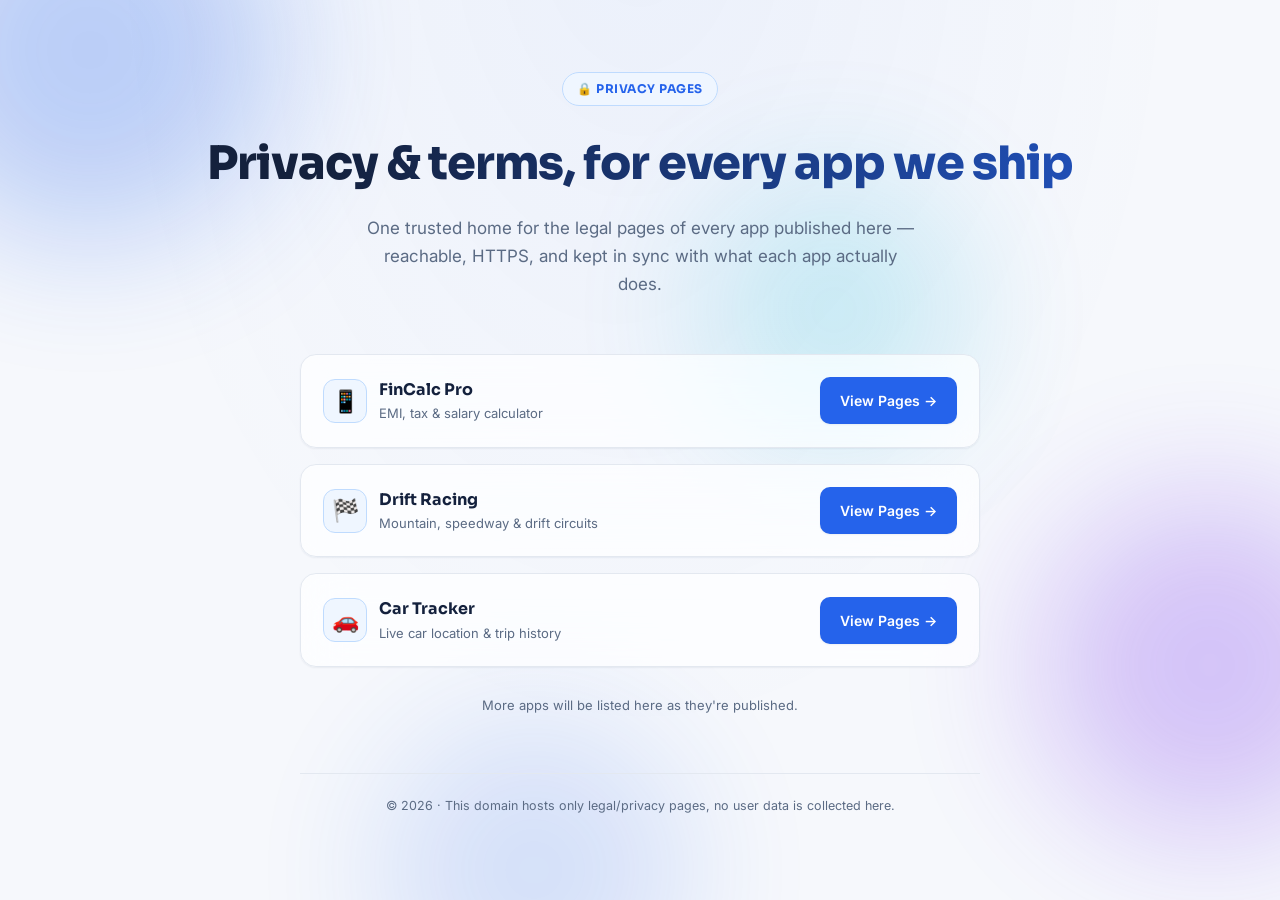
<file: index.html>
<!DOCTYPE html>
<html lang="en">
<head>
<meta charset="UTF-8">
<meta name="viewport" content="width=device-width, initial-scale=1.0">
<title>Privacy Pages</title>
<meta name="description" content="Privacy policies and terms of service for apps published here.">
<link rel="icon" href="data:image/svg+xml,<svg xmlns=%22http://www.w3.org/2000/svg%22 viewBox=%220 0 100 100%22><text y=%22.9em%22 font-size=%2290%22>🔒</text></svg>">
<link rel="preconnect" href="https://fonts.googleapis.com">
<link rel="preconnect" href="https://fonts.gstatic.com" crossorigin>
<link href="https://fonts.googleapis.com/css2?family=Inter:wght@400;500;600;700;800&family=Sora:wght@600;700;800&display=swap" rel="stylesheet">
<link rel="stylesheet" href="./assets/site.css">
</head>
<body>
  <div class="page-bg"><span class="orb orb-a"></span><span class="orb orb-b"></span><span class="orb orb-c"></span><span class="orb orb-d"></span></div>
  <div class="progress-bar"></div>

  <header class="hero">
    <span class="badge">🔒 Privacy Pages</span>
    <h1 class="gradient-text">Privacy &amp; terms, for every app we ship</h1>
    <p class="lede">One trusted home for the legal pages of every app published here — reachable, HTTPS, and kept in sync with what each app actually does.</p>
  </header>

  <main class="wrap wrap-narrow">
    <div class="grid reveal">
      <div class="card hoverable app-card">
        <div class="app-id">
          <span class="app-icon">📱</span>
          <div>
            <div class="app-name">FinCalc Pro</div>
            <div class="app-sub">EMI, tax &amp; salary calculator</div>
          </div>
        </div>
        <a class="btn" href="./fincalcpro/">View Pages →</a>
      </div>
      <div class="card hoverable app-card">
        <div class="app-id">
          <span class="app-icon">🏁</span>
          <div>
            <div class="app-name">Drift Racing</div>
            <div class="app-sub">Mountain, speedway &amp; drift circuits</div>
          </div>
        </div>
        <a class="btn" href="./driftracing/">View Pages →</a>
      </div>
      <div class="card hoverable app-card">
        <div class="app-id">
          <span class="app-icon">🚗</span>
          <div>
            <div class="app-name">Car Tracker</div>
            <div class="app-sub">Live car location &amp; trip history</div>
          </div>
        </div>
        <a class="btn" href="./cartracker/">View Pages →</a>
      </div>
    </div>

    <p class="reveal" style="color:var(--text-dim); font-size:13px; margin-top:28px; text-align:center;">
      More apps will be listed here as they're published.
    </p>

    <footer class="site-footer" style="justify-content:center;">
      <span>© 2026 · This domain hosts only legal/privacy pages, no user data is collected here.</span>
    </footer>
  </main>

  <button class="to-top" aria-label="Back to top">↑</button>
  <script src="./assets/site.js"></script>
</body>
</html>
</file>
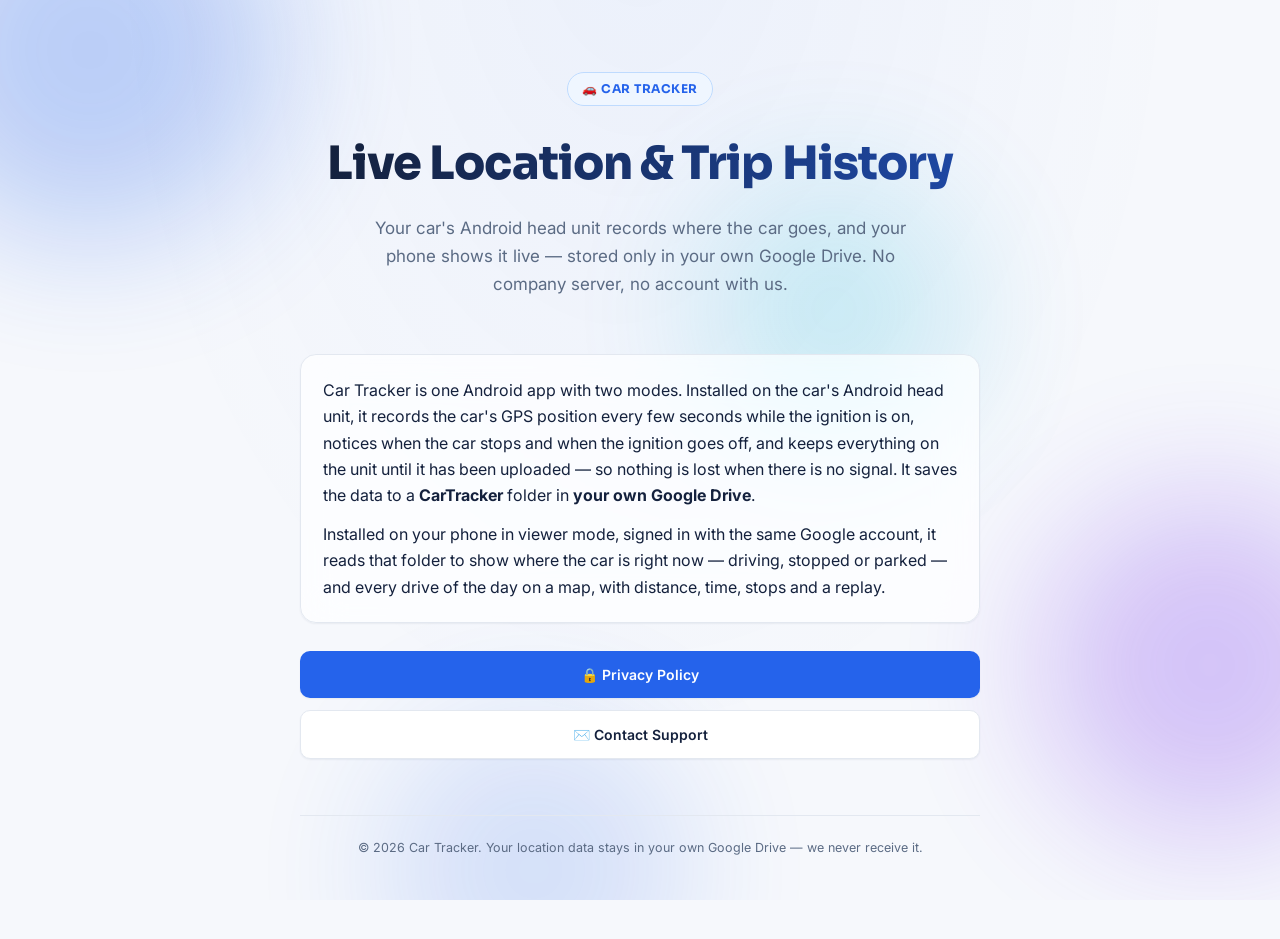
<file: cartracker/index.html>
<!DOCTYPE html>
<html lang="en">
<head>
<meta charset="UTF-8">
<meta name="viewport" content="width=device-width, initial-scale=1.0">
<title>Car Tracker — Live Location &amp; Trip History</title>
<meta name="description" content="Car Tracker records your car's location from its Android head unit and shows it live, with trip history, on your phone — stored only in your own Google Drive.">
<link rel="icon" href="data:image/svg+xml,<svg xmlns=%22http://www.w3.org/2000/svg%22 viewBox=%220 0 100 100%22><text y=%22.9em%22 font-size=%2290%22>🚗</text></svg>">
<link rel="preconnect" href="https://fonts.googleapis.com">
<link rel="preconnect" href="https://fonts.gstatic.com" crossorigin>
<link href="https://fonts.googleapis.com/css2?family=Inter:wght@400;500;600;700;800&family=Sora:wght@600;700;800&display=swap" rel="stylesheet">
<link rel="stylesheet" href="../assets/site.css">
</head>
<body>
  <div class="page-bg"><span class="orb orb-a"></span><span class="orb orb-b"></span><span class="orb orb-c"></span><span class="orb orb-d"></span></div>
  <div class="progress-bar"></div>

  <header class="hero">
    <span class="badge">🚗 Car Tracker</span>
    <h1 class="gradient-text">Live Location &amp; Trip History</h1>
    <p class="lede">Your car's Android head unit records where the car goes, and your phone shows it live — stored only in your own Google Drive. No company server, no account with us.</p>
  </header>

  <main class="wrap wrap-narrow">
    <div class="card reveal">
      <p style="margin:0;">Car Tracker is one Android app with two modes. Installed on the car's
      Android head unit, it records the car's GPS position every few seconds while the ignition is on,
      notices when the car stops and when the ignition goes off, and keeps everything on the unit until
      it has been uploaded — so nothing is lost when there is no signal. It saves the data to a
      <strong>CarTracker</strong> folder in <strong>your own Google Drive</strong>.</p>
      <p style="margin:12px 0 0;">Installed on your phone in viewer mode, signed in with the same Google
      account, it reads that folder to show where the car is right now — driving, stopped or parked —
      and every drive of the day on a map, with distance, time, stops and a replay.</p>
    </div>

    <div class="links-col reveal">
      <a class="btn btn-block" href="./privacy-policy/">🔒 Privacy Policy</a>
      <a class="btn btn-block btn-secondary" href="mailto:mzeshankhokhar@gmail.com">✉️ Contact Support</a>
    </div>

    <footer class="site-footer" style="justify-content:center;">
      <span>© 2026 Car Tracker. Your location data stays in your own Google Drive — we never receive it.</span>
    </footer>
  </main>

  <button class="to-top" aria-label="Back to top">↑</button>
  <script src="../assets/site.js"></script>
</body>
</html>
</file>
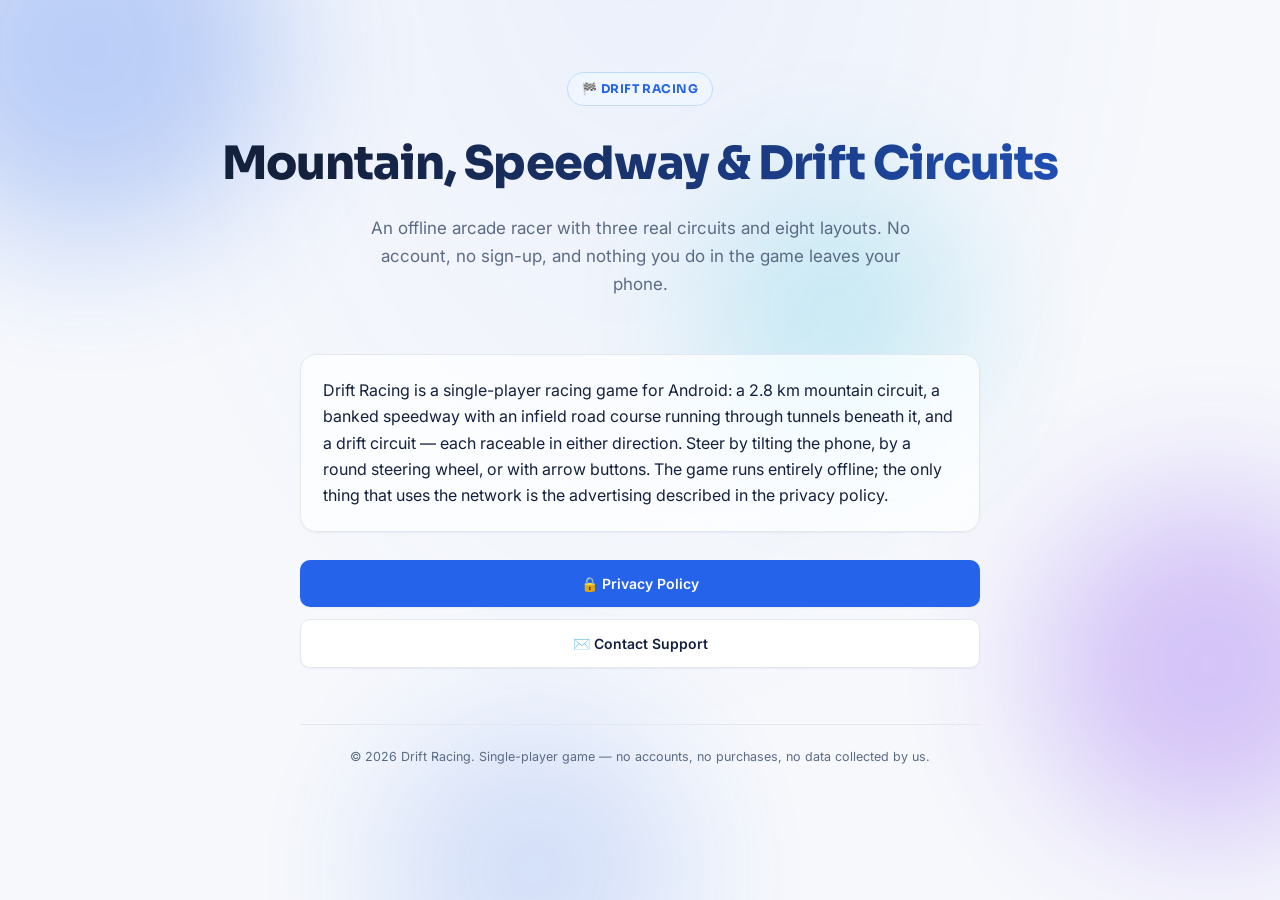
<file: driftracing/index.html>
<!DOCTYPE html>
<html lang="en">
<head>
<meta charset="UTF-8">
<meta name="viewport" content="width=device-width, initial-scale=1.0">
<title>Drift Racing — Mountain, Speedway &amp; Drift Circuits</title>
<meta name="description" content="Privacy policy for Drift Racing, an offline arcade racing game for Android.">
<link rel="icon" href="data:image/svg+xml,<svg xmlns=%22http://www.w3.org/2000/svg%22 viewBox=%220 0 100 100%22><text y=%22.9em%22 font-size=%2290%22>🏁</text></svg>">
<link rel="preconnect" href="https://fonts.googleapis.com">
<link rel="preconnect" href="https://fonts.gstatic.com" crossorigin>
<link href="https://fonts.googleapis.com/css2?family=Inter:wght@400;500;600;700;800&family=Sora:wght@600;700;800&display=swap" rel="stylesheet">
<link rel="stylesheet" href="../assets/site.css">
</head>
<body>
  <div class="page-bg"><span class="orb orb-a"></span><span class="orb orb-b"></span><span class="orb orb-c"></span><span class="orb orb-d"></span></div>
  <div class="progress-bar"></div>

  <header class="hero">
    <span class="badge">🏁 Drift Racing</span>
    <h1 class="gradient-text">Mountain, Speedway &amp; Drift Circuits</h1>
    <p class="lede">An offline arcade racer with three real circuits and eight layouts. No account, no sign-up, and nothing you do in the game leaves your phone.</p>
  </header>

  <main class="wrap wrap-narrow">
    <div class="card reveal">
      <p style="margin:0;">Drift Racing is a single-player racing game for Android: a 2.8&nbsp;km mountain
      circuit, a banked speedway with an infield road course running through tunnels beneath it, and a
      drift circuit — each raceable in either direction. Steer by tilting the phone, by a round steering
      wheel, or with arrow buttons. The game runs entirely offline; the only thing that uses the network
      is the advertising described in the privacy policy.</p>
    </div>

    <div class="links-col reveal">
      <a class="btn btn-block" href="./privacy-policy/">🔒 Privacy Policy</a>
      <a class="btn btn-block btn-secondary" href="mailto:mzeshankhokhar@gmail.com">✉️ Contact Support</a>
    </div>

    <footer class="site-footer" style="justify-content:center;">
      <span>© 2026 Drift Racing. Single-player game — no accounts, no purchases, no data collected by us.</span>
    </footer>
  </main>

  <button class="to-top" aria-label="Back to top">↑</button>
  <script src="../assets/site.js"></script>
</body>
</html>
</file>
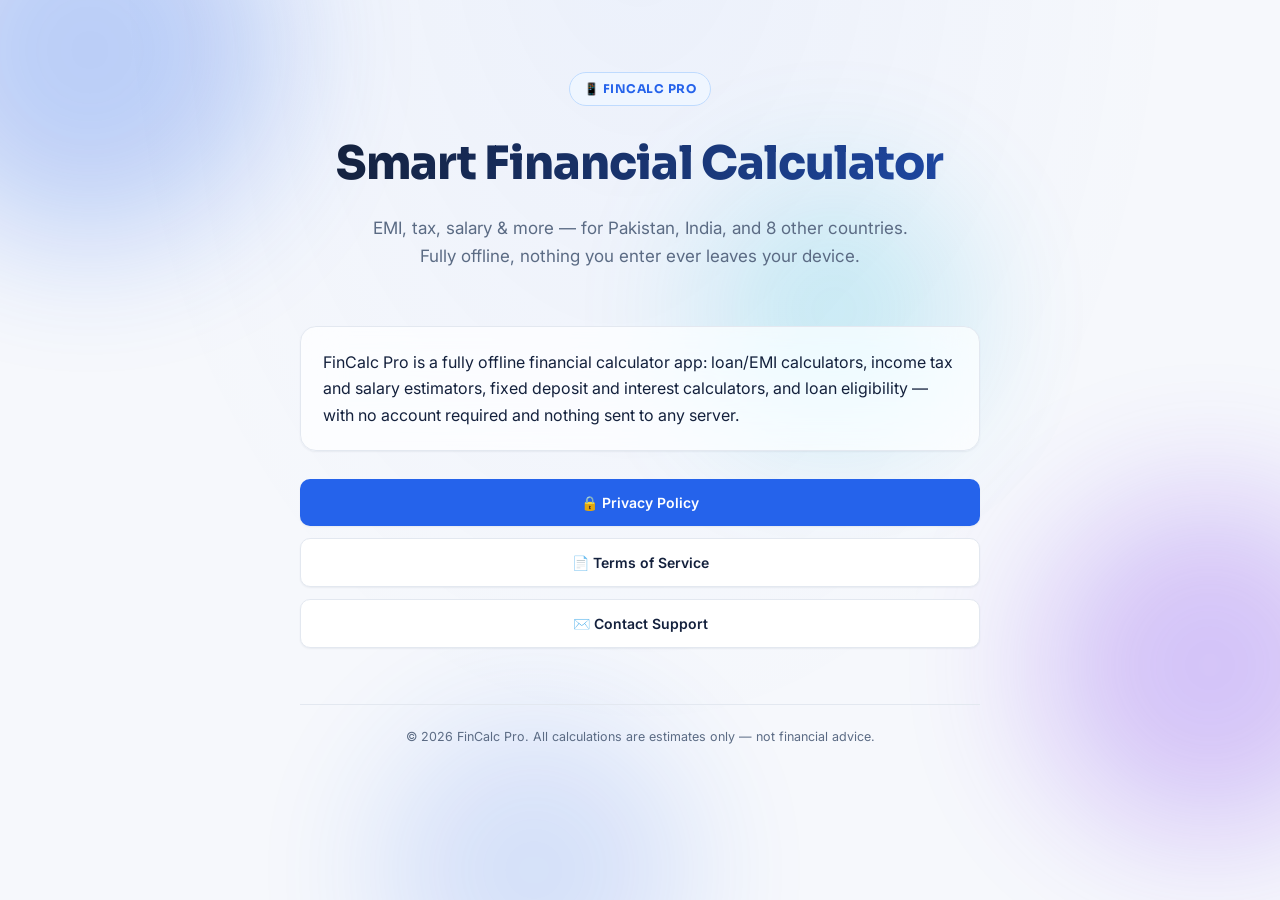
<file: fincalcpro/index.html>
<!DOCTYPE html>
<html lang="en">
<head>
<meta charset="UTF-8">
<meta name="viewport" content="width=device-width, initial-scale=1.0">
<title>FinCalc Pro — Smart Financial Calculator</title>
<meta name="description" content="Privacy policy and terms of service for FinCalc Pro.">
<link rel="icon" href="data:image/svg+xml,<svg xmlns=%22http://www.w3.org/2000/svg%22 viewBox=%220 0 100 100%22><text y=%22.9em%22 font-size=%2290%22>📱</text></svg>">
<link rel="preconnect" href="https://fonts.googleapis.com">
<link rel="preconnect" href="https://fonts.gstatic.com" crossorigin>
<link href="https://fonts.googleapis.com/css2?family=Inter:wght@400;500;600;700;800&family=Sora:wght@600;700;800&display=swap" rel="stylesheet">
<link rel="stylesheet" href="../assets/site.css">
</head>
<body>
  <div class="page-bg"><span class="orb orb-a"></span><span class="orb orb-b"></span><span class="orb orb-c"></span><span class="orb orb-d"></span></div>
  <div class="progress-bar"></div>

  <header class="hero">
    <span class="badge">📱 FinCalc Pro</span>
    <h1 class="gradient-text">Smart Financial Calculator</h1>
    <p class="lede">EMI, tax, salary &amp; more — for Pakistan, India, and 8 other countries. Fully offline, nothing you enter ever leaves your device.</p>
  </header>

  <main class="wrap wrap-narrow">
    <div class="card reveal">
      <p style="margin:0;">FinCalc Pro is a fully offline financial calculator app: loan/EMI calculators, income
      tax and salary estimators, fixed deposit and interest calculators, and loan eligibility —
      with no account required and nothing sent to any server.</p>
    </div>

    <div class="links-col reveal">
      <a class="btn btn-block" href="./privacy-policy/">🔒 Privacy Policy</a>
      <a class="btn btn-block btn-secondary" href="./terms-of-service/">📄 Terms of Service</a>
      <a class="btn btn-block btn-secondary" href="mailto:mzeshankhokhar@gmail.com">✉️ Contact Support</a>
    </div>

    <footer class="site-footer" style="justify-content:center;">
      <span>© 2026 FinCalc Pro. All calculations are estimates only — not financial advice.</span>
    </footer>
  </main>

  <button class="to-top" aria-label="Back to top">↑</button>
  <script src="../assets/site.js"></script>
</body>
</html>
</file>
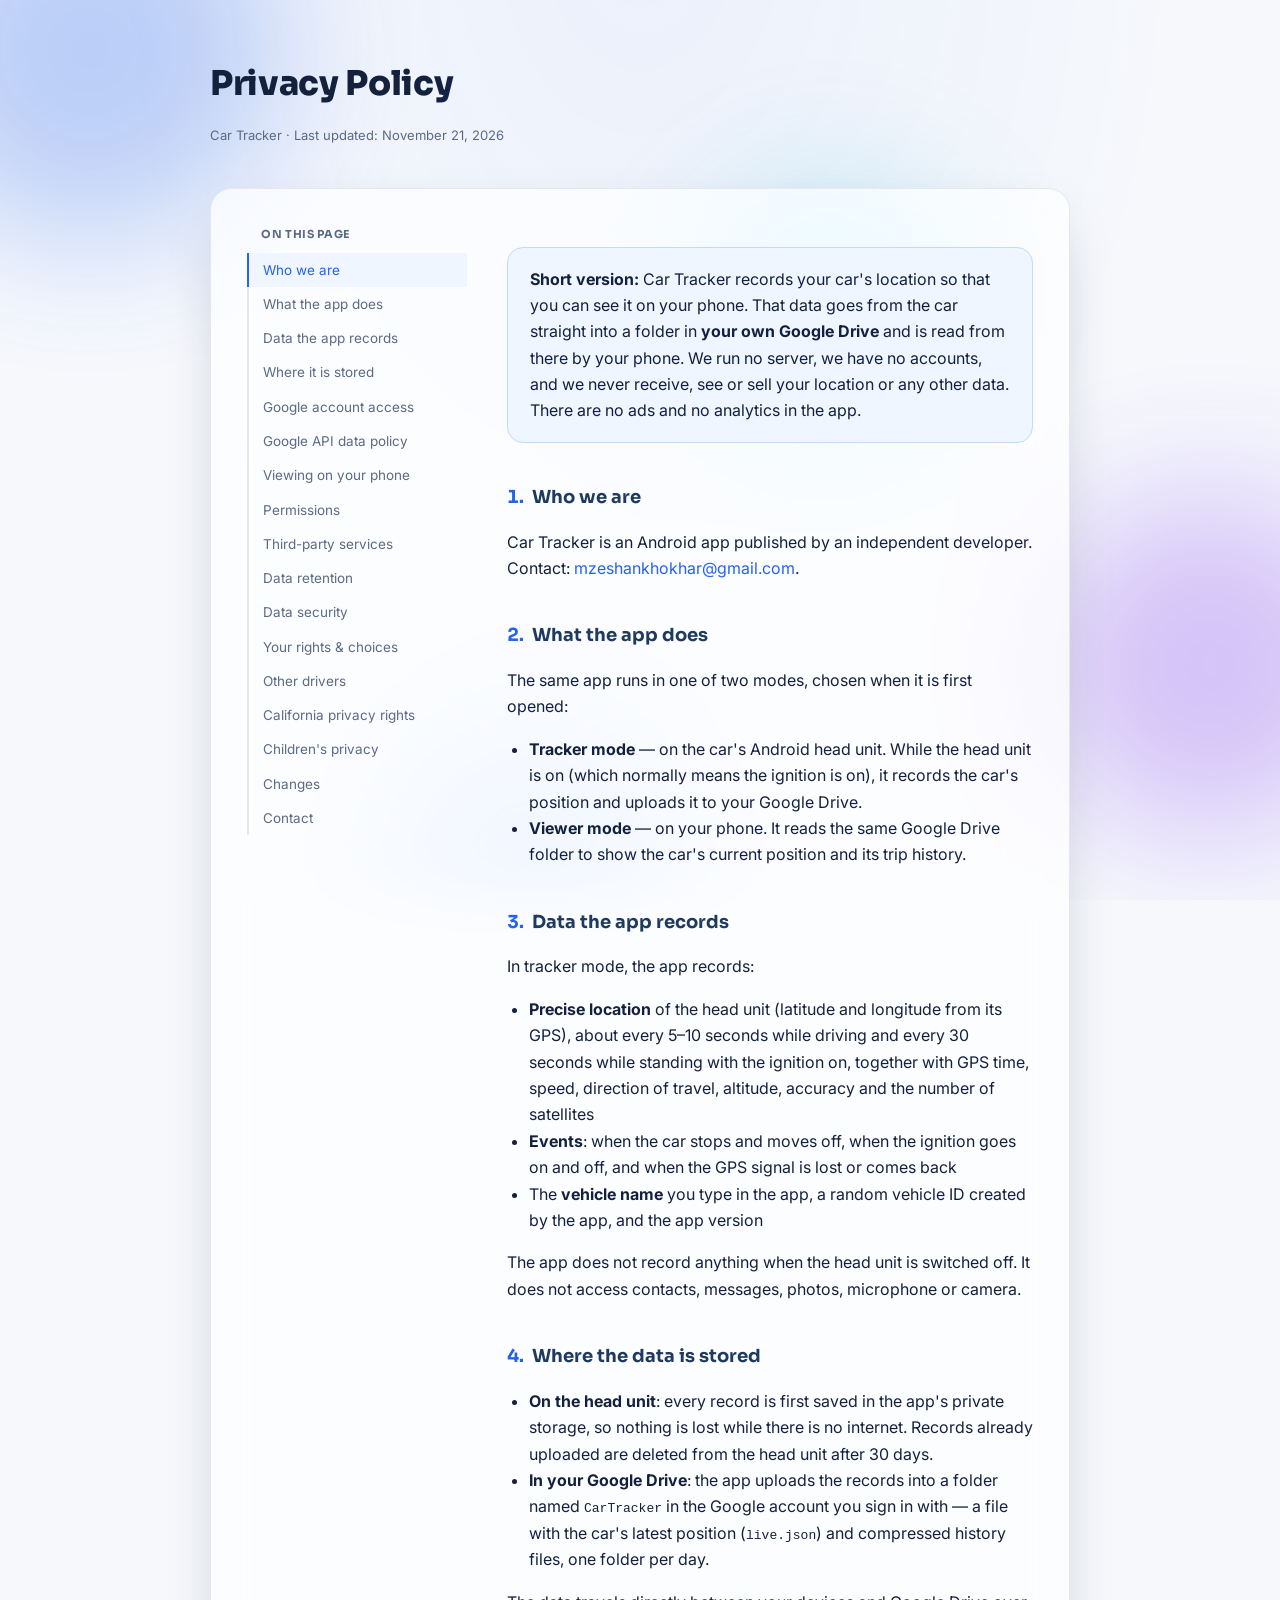
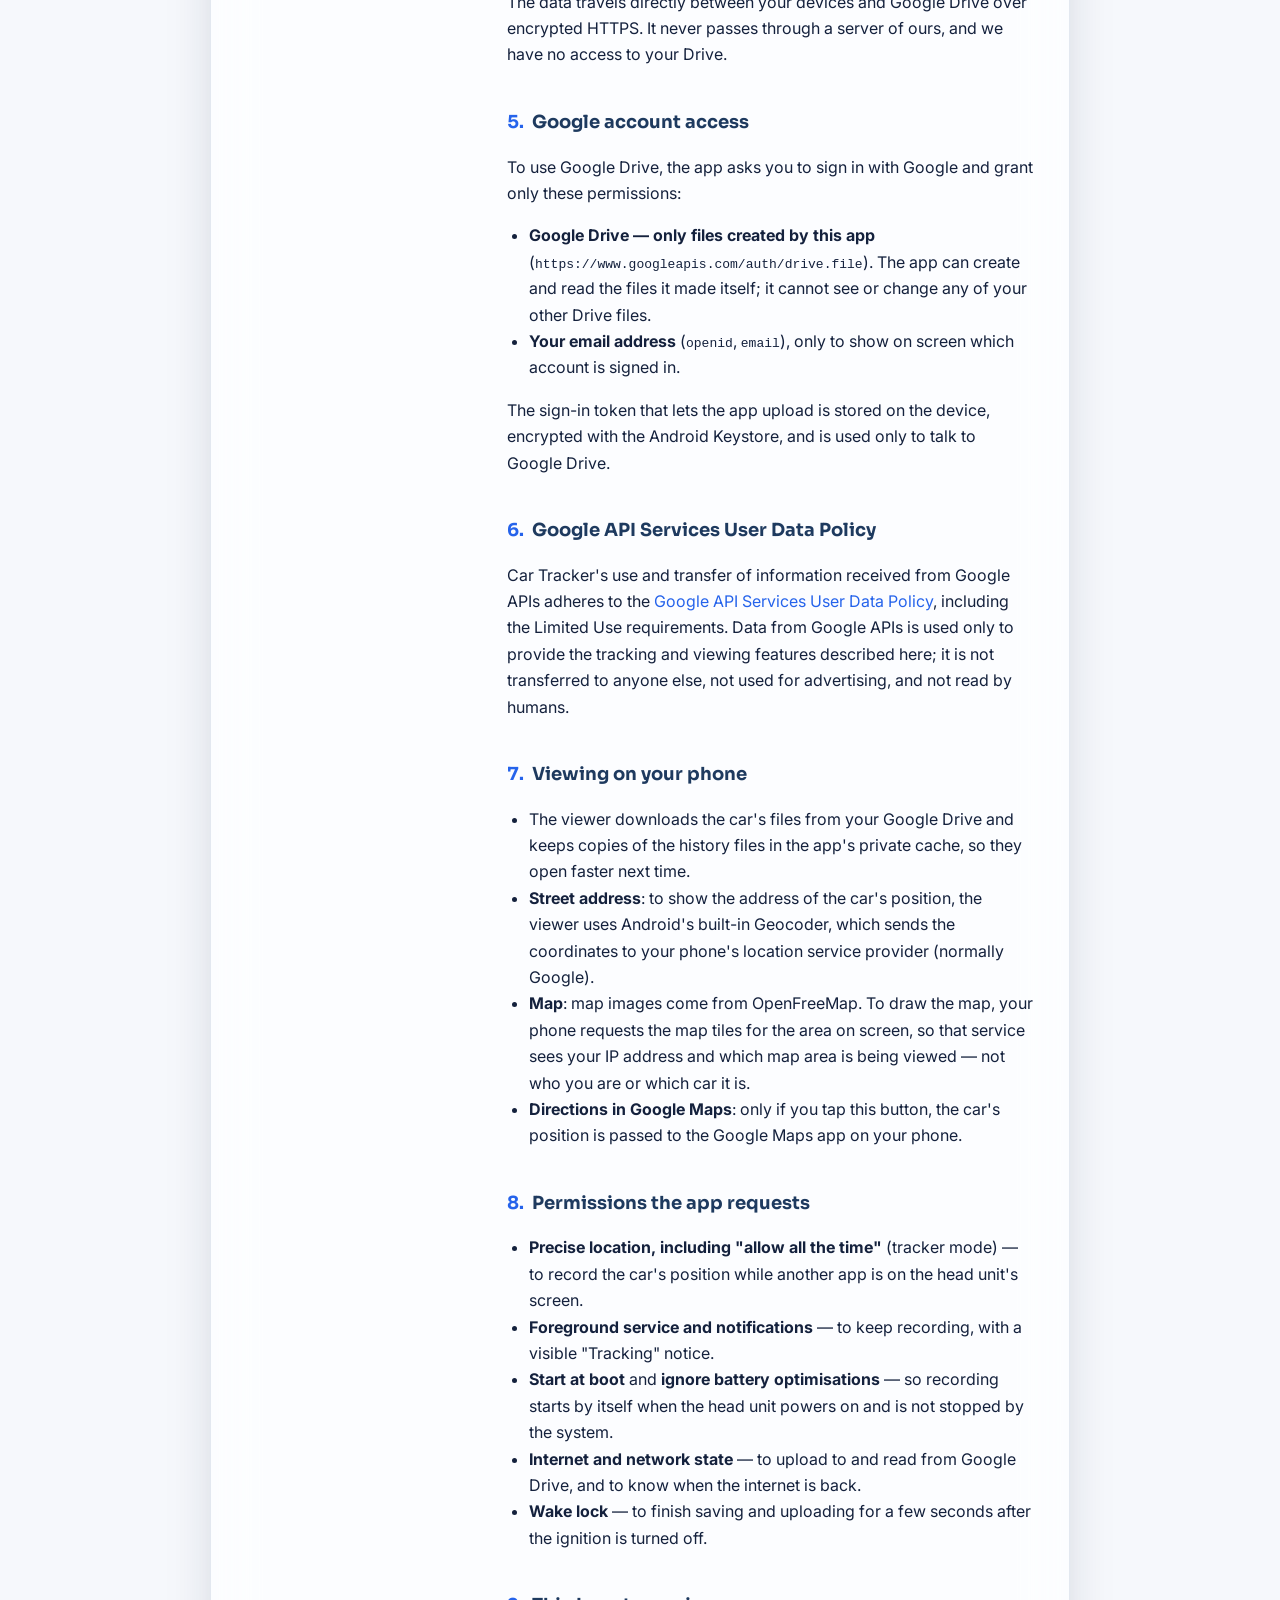
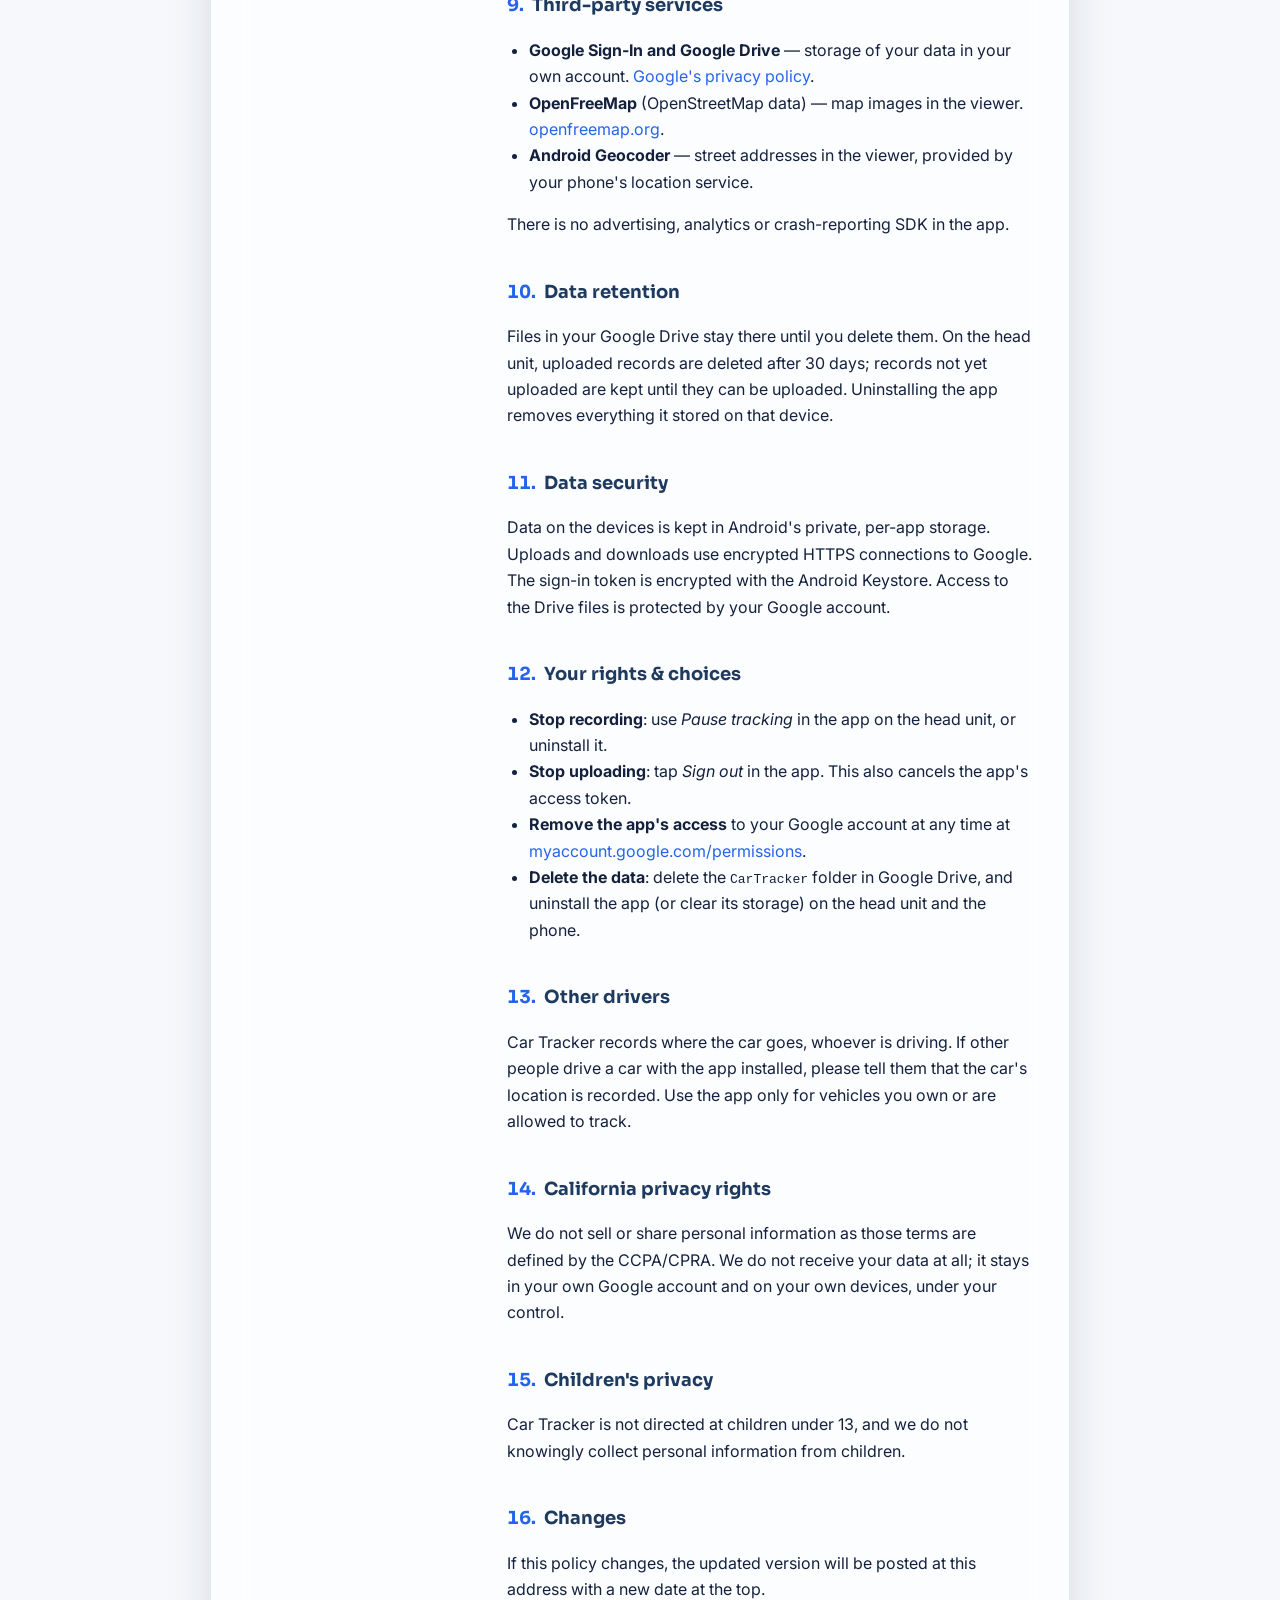
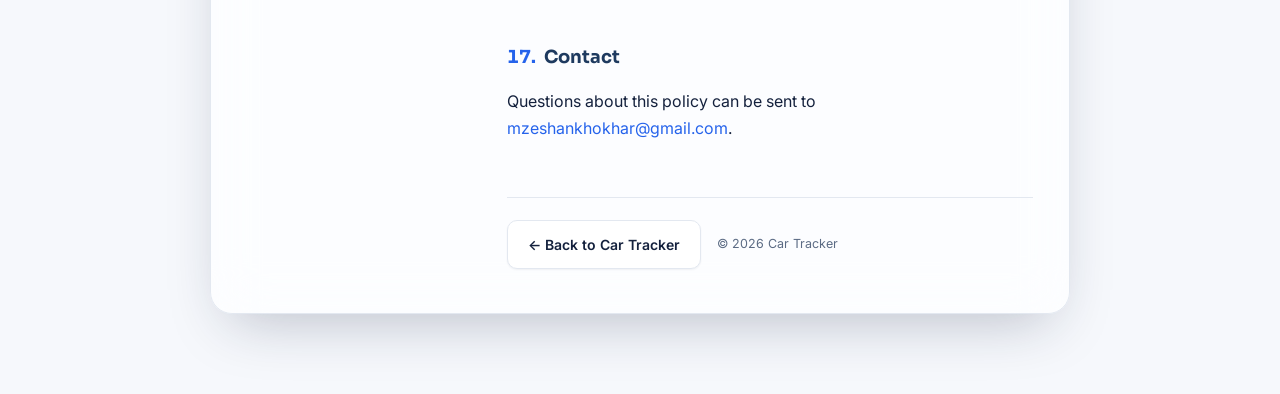
<file: cartracker/privacy-policy/index.html>
<!DOCTYPE html>
<html lang="en">
<head>
<meta charset="UTF-8">
<meta name="viewport" content="width=device-width, initial-scale=1.0">
<title>Privacy Policy — Car Tracker</title>
<meta name="description" content="Car Tracker's privacy policy — what location data the app records, where it is stored (your own Google Drive), what Google access it asks for, and how to delete everything.">
<link rel="icon" href="data:image/svg+xml,<svg xmlns=%22http://www.w3.org/2000/svg%22 viewBox=%220 0 100 100%22><text y=%22.9em%22 font-size=%2290%22>🔒</text></svg>">
<link rel="preconnect" href="https://fonts.googleapis.com">
<link rel="preconnect" href="https://fonts.gstatic.com" crossorigin>
<link href="https://fonts.googleapis.com/css2?family=Inter:wght@400;500;600;700;800&family=Sora:wght@600;700;800&display=swap" rel="stylesheet">
<link rel="stylesheet" href="../../assets/site.css">
</head>
<body>
  <div class="page-bg"><span class="orb orb-a"></span><span class="orb orb-b"></span><span class="orb orb-c"></span><span class="orb orb-d"></span></div>
  <div class="progress-bar"></div>

  <div class="wrap">
    <div class="doc-header">
      <h1 class="gradient-text">Privacy Policy</h1>
      <p class="updated">Car Tracker · Last updated: November 21, 2026</p>
    </div>

    <div class="doc-panel"><div class="doc-layout">
      <nav class="toc reveal" aria-label="Table of contents">
        <div class="toc-label">On this page</div>
        <a href="#who-we-are">Who we are</a>
        <a href="#what-the-app-does">What the app does</a>
        <a href="#data-recorded">Data the app records</a>
        <a href="#where-stored">Where it is stored</a>
        <a href="#google-access">Google account access</a>
        <a href="#limited-use">Google API data policy</a>
        <a href="#viewer">Viewing on your phone</a>
        <a href="#permissions">Permissions</a>
        <a href="#third-party-services">Third-party services</a>
        <a href="#data-retention">Data retention</a>
        <a href="#data-security">Data security</a>
        <a href="#your-rights">Your rights &amp; choices</a>
        <a href="#other-drivers">Other drivers</a>
        <a href="#ccpa">California privacy rights</a>
        <a href="#childrens-privacy">Children's privacy</a>
        <a href="#changes">Changes</a>
        <a href="#contact">Contact</a>
      </nav>

      <div class="doc-body">
        <div class="notice reveal">
          <strong>Short version:</strong> Car Tracker records your car's location so that you can see
          it on your phone. That data goes from the car straight into a folder in <strong>your own
          Google Drive</strong> and is read from there by your phone. We run no server, we have no
          accounts, and we never receive, see or sell your location or any other data. There are no
          ads and no analytics in the app.
        </div>

        <section id="who-we-are" class="reveal">
          <h2><span class="num">1.</span> Who we are</h2>
          <p>
            Car Tracker is an Android app published by an independent developer. Contact:
            <a href="mailto:mzeshankhokhar@gmail.com">mzeshankhokhar@gmail.com</a>.
          </p>
        </section>

        <section id="what-the-app-does" class="reveal">
          <h2><span class="num">2.</span> What the app does</h2>
          <p>The same app runs in one of two modes, chosen when it is first opened:</p>
          <ul>
            <li><strong>Tracker mode</strong> — on the car's Android head unit. While the head unit is on
              (which normally means the ignition is on), it records the car's position and uploads it
              to your Google Drive.</li>
            <li><strong>Viewer mode</strong> — on your phone. It reads the same Google Drive folder to
              show the car's current position and its trip history.</li>
          </ul>
        </section>

        <section id="data-recorded" class="reveal">
          <h2><span class="num">3.</span> Data the app records</h2>
          <p>In tracker mode, the app records:</p>
          <ul>
            <li><strong>Precise location</strong> of the head unit (latitude and longitude from its GPS),
              about every 5–10 seconds while driving and every 30 seconds while standing with the
              ignition on, together with GPS time, speed, direction of travel, altitude, accuracy and
              the number of satellites</li>
            <li><strong>Events</strong>: when the car stops and moves off, when the ignition goes on and
              off, and when the GPS signal is lost or comes back</li>
            <li>The <strong>vehicle name</strong> you type in the app, a random vehicle ID created by the
              app, and the app version</li>
          </ul>
          <p>The app does not record anything when the head unit is switched off. It does not access
          contacts, messages, photos, microphone or camera.</p>
        </section>

        <section id="where-stored" class="reveal">
          <h2><span class="num">4.</span> Where the data is stored</h2>
          <ul>
            <li><strong>On the head unit</strong>: every record is first saved in the app's private
              storage, so nothing is lost while there is no internet. Records already uploaded are
              deleted from the head unit after 30 days.</li>
            <li><strong>In your Google Drive</strong>: the app uploads the records into a folder named
              <code>CarTracker</code> in the Google account you sign in with — a file with the car's
              latest position (<code>live.json</code>) and compressed history files, one folder per
              day.</li>
          </ul>
          <p>The data travels directly between your devices and Google Drive over encrypted HTTPS. It
          never passes through a server of ours, and we have no access to your Drive.</p>
        </section>

        <section id="google-access" class="reveal">
          <h2><span class="num">5.</span> Google account access</h2>
          <p>To use Google Drive, the app asks you to sign in with Google and grant only these
          permissions:</p>
          <ul>
            <li><strong>Google Drive — only files created by this app</strong>
              (<code>https://www.googleapis.com/auth/drive.file</code>). The app can create and read
              the files it made itself; it cannot see or change any of your other Drive files.</li>
            <li><strong>Your email address</strong> (<code>openid</code>, <code>email</code>), only to
              show on screen which account is signed in.</li>
          </ul>
          <p>The sign-in token that lets the app upload is stored on the device, encrypted with the
          Android Keystore, and is used only to talk to Google Drive.</p>
        </section>

        <section id="limited-use" class="reveal">
          <h2><span class="num">6.</span> Google API Services User Data Policy</h2>
          <p>Car Tracker's use and transfer of information received from Google APIs adheres to the
          <a href="https://developers.google.com/terms/api-services-user-data-policy" target="_blank" rel="noopener">Google
          API Services User Data Policy</a>, including the Limited Use requirements. Data from Google
          APIs is used only to provide the tracking and viewing features described here; it is not
          transferred to anyone else, not used for advertising, and not read by humans.</p>
        </section>

        <section id="viewer" class="reveal">
          <h2><span class="num">7.</span> Viewing on your phone</h2>
          <ul>
            <li>The viewer downloads the car's files from your Google Drive and keeps copies of the
              history files in the app's private cache, so they open faster next time.</li>
            <li><strong>Street address</strong>: to show the address of the car's position, the viewer
              uses Android's built-in Geocoder, which sends the coordinates to your phone's location
              service provider (normally Google).</li>
            <li><strong>Map</strong>: map images come from OpenFreeMap. To draw the map, your phone
              requests the map tiles for the area on screen, so that service sees your IP address and
              which map area is being viewed — not who you are or which car it is.</li>
            <li><strong>Directions in Google Maps</strong>: only if you tap this button, the car's
              position is passed to the Google Maps app on your phone.</li>
          </ul>
        </section>

        <section id="permissions" class="reveal">
          <h2><span class="num">8.</span> Permissions the app requests</h2>
          <ul>
            <li><strong>Precise location, including "allow all the time"</strong> (tracker mode) — to
              record the car's position while another app is on the head unit's screen.</li>
            <li><strong>Foreground service and notifications</strong> — to keep recording, with a visible
              "Tracking" notice.</li>
            <li><strong>Start at boot</strong> and <strong>ignore battery optimisations</strong> — so
              recording starts by itself when the head unit powers on and is not stopped by the
              system.</li>
            <li><strong>Internet and network state</strong> — to upload to and read from Google Drive,
              and to know when the internet is back.</li>
            <li><strong>Wake lock</strong> — to finish saving and uploading for a few seconds after the
              ignition is turned off.</li>
          </ul>
        </section>

        <section id="third-party-services" class="reveal">
          <h2><span class="num">9.</span> Third-party services</h2>
          <ul>
            <li><strong>Google Sign-In and Google Drive</strong> — storage of your data in your own
              account. <a href="https://policies.google.com/privacy" target="_blank" rel="noopener">Google's
              privacy policy</a>.</li>
            <li><strong>OpenFreeMap</strong> (OpenStreetMap data) — map images in the viewer.
              <a href="https://openfreemap.org/" target="_blank" rel="noopener">openfreemap.org</a>.</li>
            <li><strong>Android Geocoder</strong> — street addresses in the viewer, provided by your
              phone's location service.</li>
          </ul>
          <p>There is no advertising, analytics or crash-reporting SDK in the app.</p>
        </section>

        <section id="data-retention" class="reveal">
          <h2><span class="num">10.</span> Data retention</h2>
          <p>Files in your Google Drive stay there until you delete them. On the head unit, uploaded
          records are deleted after 30 days; records not yet uploaded are kept until they can be
          uploaded. Uninstalling the app removes everything it stored on that device.</p>
        </section>

        <section id="data-security" class="reveal">
          <h2><span class="num">11.</span> Data security</h2>
          <p>Data on the devices is kept in Android's private, per-app storage. Uploads and downloads
          use encrypted HTTPS connections to Google. The sign-in token is encrypted with the Android
          Keystore. Access to the Drive files is protected by your Google account.</p>
        </section>

        <section id="your-rights" class="reveal">
          <h2><span class="num">12.</span> Your rights &amp; choices</h2>
          <ul>
            <li><strong>Stop recording</strong>: use <em>Pause tracking</em> in the app on the head unit,
              or uninstall it.</li>
            <li><strong>Stop uploading</strong>: tap <em>Sign out</em> in the app. This also cancels the
              app's access token.</li>
            <li><strong>Remove the app's access</strong> to your Google account at any time at
              <a href="https://myaccount.google.com/permissions" target="_blank" rel="noopener">myaccount.google.com/permissions</a>.</li>
            <li><strong>Delete the data</strong>: delete the <code>CarTracker</code> folder in Google Drive,
              and uninstall the app (or clear its storage) on the head unit and the phone.</li>
          </ul>
        </section>

        <section id="other-drivers" class="reveal">
          <h2><span class="num">13.</span> Other drivers</h2>
          <p>Car Tracker records where the car goes, whoever is driving. If other people drive a car with
          the app installed, please tell them that the car's location is recorded. Use the app only for
          vehicles you own or are allowed to track.</p>
        </section>

        <section id="ccpa" class="reveal">
          <h2><span class="num">14.</span> California privacy rights</h2>
          <p>We do not sell or share personal information as those terms are defined by the CCPA/CPRA.
          We do not receive your data at all; it stays in your own Google account and on your own
          devices, under your control.</p>
        </section>

        <section id="childrens-privacy" class="reveal">
          <h2><span class="num">15.</span> Children's privacy</h2>
          <p>Car Tracker is not directed at children under 13, and we do not knowingly collect personal
          information from children.</p>
        </section>

        <section id="changes" class="reveal">
          <h2><span class="num">16.</span> Changes</h2>
          <p>If this policy changes, the updated version will be posted at this address with a new
          date at the top.</p>
        </section>

        <section id="contact" class="reveal">
          <h2><span class="num">17.</span> Contact</h2>
          <p>Questions about this policy can be sent to
          <a href="mailto:mzeshankhokhar@gmail.com">mzeshankhokhar@gmail.com</a>.</p>
        </section>

        <footer class="site-footer">
          <a class="btn btn-secondary" href="../">← Back to Car Tracker</a>
          <span>© 2026 Car Tracker</span>
        </footer>
      </div>
    </div></div>
  </div>

  <button class="to-top" aria-label="Back to top">↑</button>
  <script src="../../assets/site.js"></script>
</body>
</html>
</file>
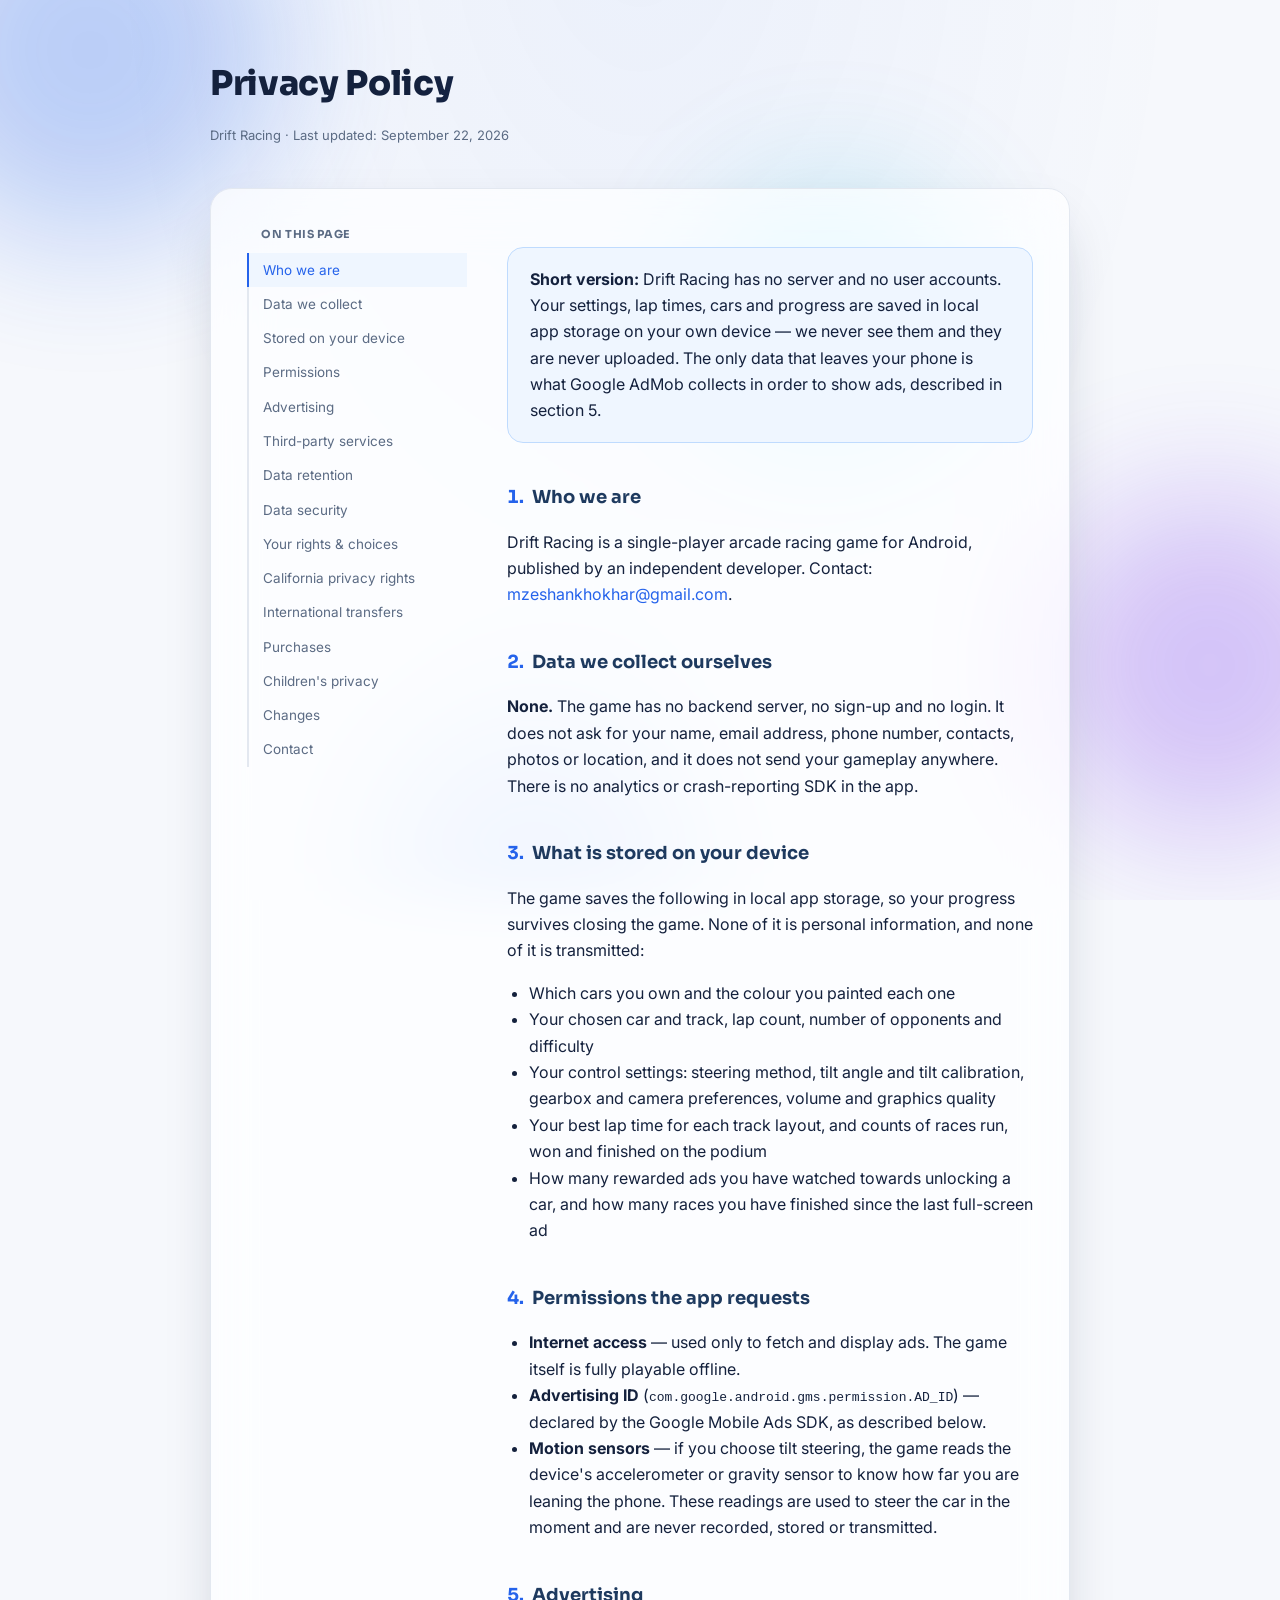
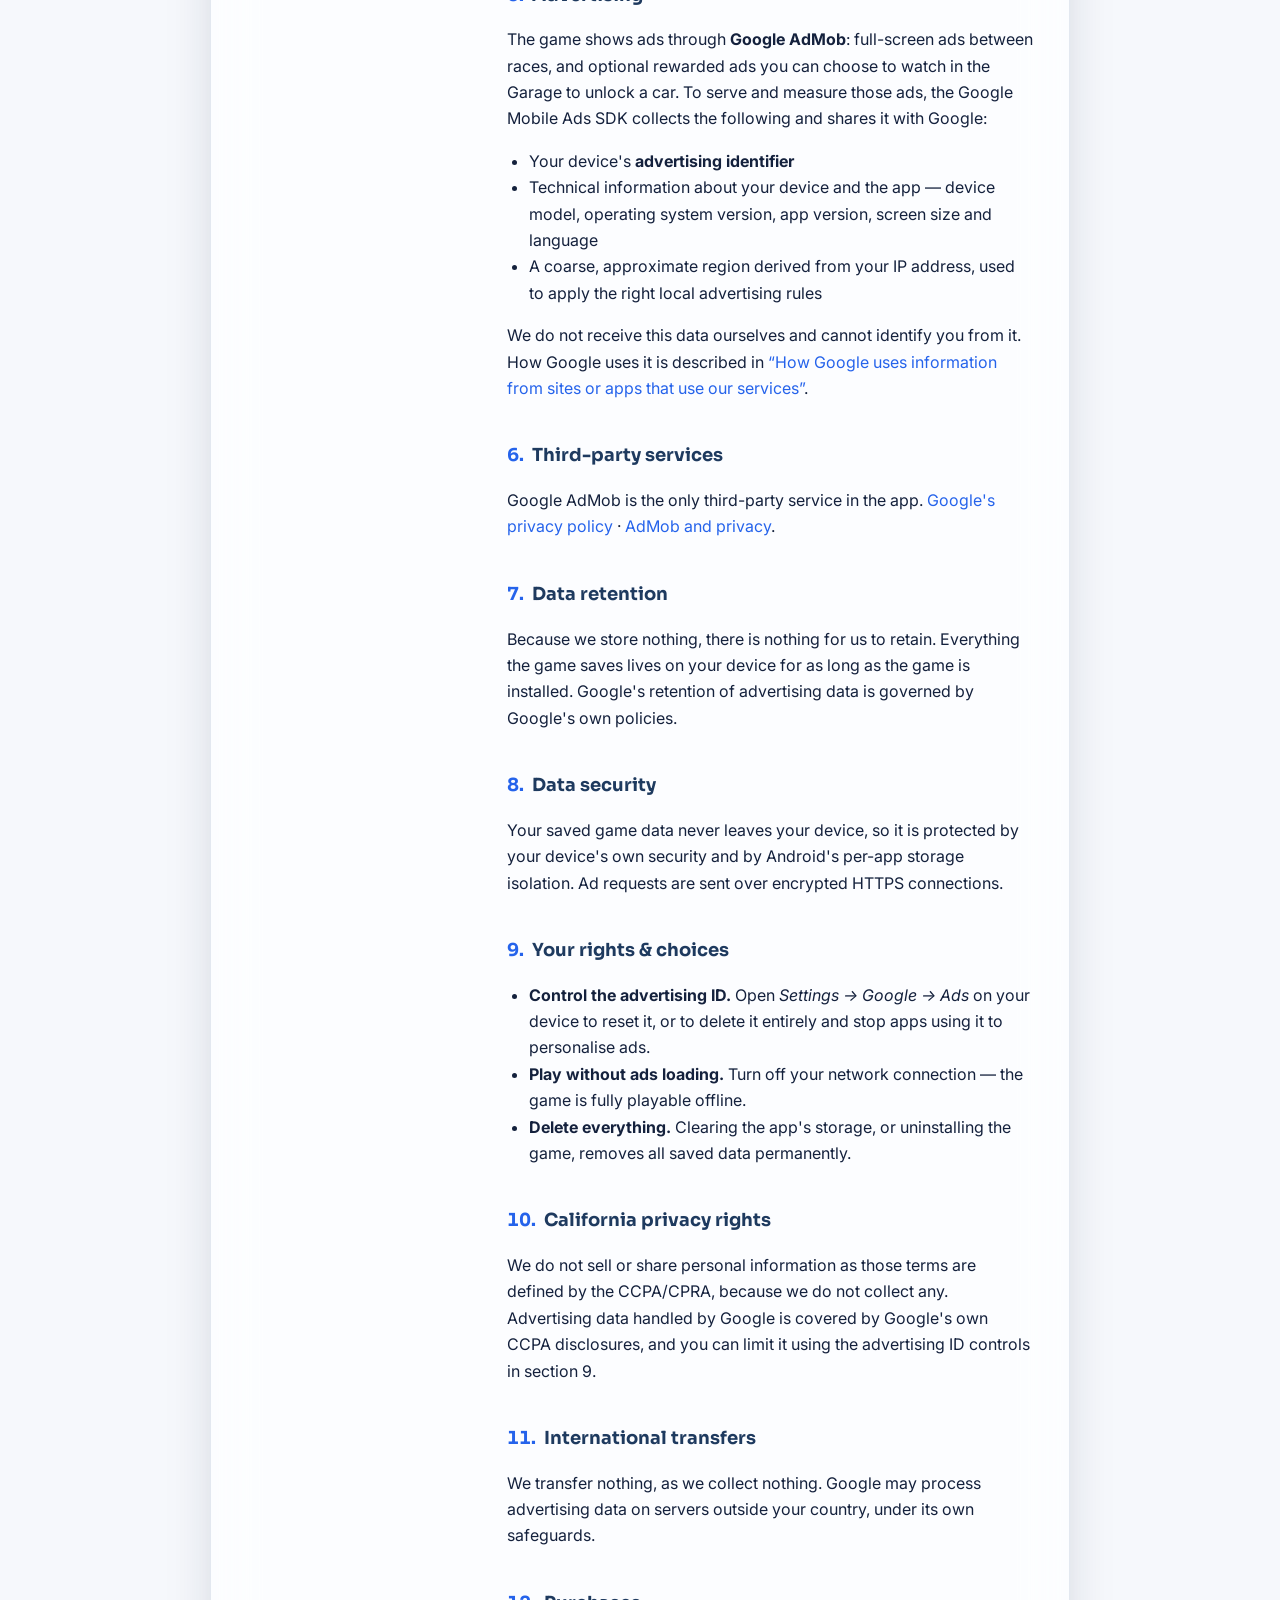
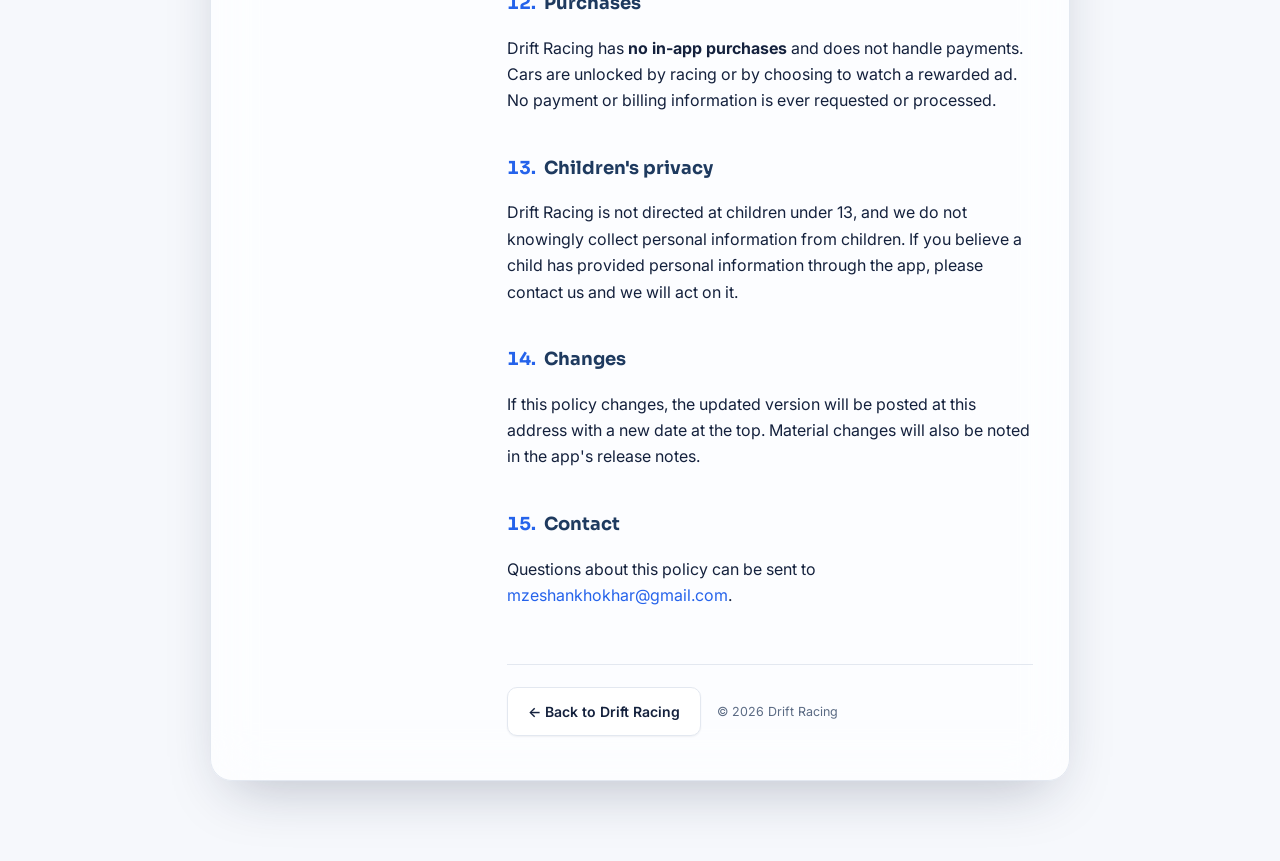
<file: driftracing/privacy-policy/index.html>
<!DOCTYPE html>
<html lang="en">
<head>
<meta charset="UTF-8">
<meta name="viewport" content="width=device-width, initial-scale=1.0">
<title>Privacy Policy — Drift Racing</title>
<meta name="description" content="Drift Racing's privacy policy — what is stored on your device, what never leaves it, and how AdMob advertising works in the game.">
<link rel="icon" href="data:image/svg+xml,<svg xmlns=%22http://www.w3.org/2000/svg%22 viewBox=%220 0 100 100%22><text y=%22.9em%22 font-size=%2290%22>🔒</text></svg>">
<link rel="preconnect" href="https://fonts.googleapis.com">
<link rel="preconnect" href="https://fonts.gstatic.com" crossorigin>
<link href="https://fonts.googleapis.com/css2?family=Inter:wght@400;500;600;700;800&family=Sora:wght@600;700;800&display=swap" rel="stylesheet">
<link rel="stylesheet" href="../../assets/site.css">
</head>
<body>
  <div class="page-bg"><span class="orb orb-a"></span><span class="orb orb-b"></span><span class="orb orb-c"></span><span class="orb orb-d"></span></div>
  <div class="progress-bar"></div>

  <div class="wrap">
    <div class="doc-header">
      <h1 class="gradient-text">Privacy Policy</h1>
      <p class="updated">Drift Racing · Last updated: September 22, 2026</p>
    </div>

    <div class="doc-panel"><div class="doc-layout">
      <nav class="toc reveal" aria-label="Table of contents">
        <div class="toc-label">On this page</div>
        <a href="#who-we-are">Who we are</a>
        <a href="#data-we-collect">Data we collect</a>
        <a href="#on-your-device">Stored on your device</a>
        <a href="#permissions">Permissions</a>
        <a href="#advertising">Advertising</a>
        <a href="#third-party-services">Third-party services</a>
        <a href="#data-retention">Data retention</a>
        <a href="#data-security">Data security</a>
        <a href="#your-rights">Your rights &amp; choices</a>
        <a href="#ccpa">California privacy rights</a>
        <a href="#international-transfers">International transfers</a>
        <a href="#no-purchases">Purchases</a>
        <a href="#childrens-privacy">Children's privacy</a>
        <a href="#changes">Changes</a>
        <a href="#contact">Contact</a>
      </nav>

      <div class="doc-body">
        <div class="notice reveal">
          <strong>Short version:</strong> Drift Racing has no server and no user accounts. Your
          settings, lap times, cars and progress are saved in local app storage on your own device —
          we never see them and they are never uploaded. The only data that leaves your phone is what
          Google AdMob collects in order to show ads, described in section&nbsp;5.
        </div>

        <section id="who-we-are" class="reveal">
          <h2><span class="num">1.</span> Who we are</h2>
          <p>
            Drift Racing is a single-player arcade racing game for Android, published by an
            independent developer. Contact:
            <a href="mailto:mzeshankhokhar@gmail.com">mzeshankhokhar@gmail.com</a>.
          </p>
        </section>

        <section id="data-we-collect" class="reveal">
          <h2><span class="num">2.</span> Data we collect ourselves</h2>
          <p><strong>None.</strong> The game has no backend server, no sign-up and no login. It does
          not ask for your name, email address, phone number, contacts, photos or location, and it
          does not send your gameplay anywhere. There is no analytics or crash-reporting SDK in the
          app.</p>
        </section>

        <section id="on-your-device" class="reveal">
          <h2><span class="num">3.</span> What is stored on your device</h2>
          <p>The game saves the following in local app storage, so your progress survives closing the
          game. None of it is personal information, and none of it is transmitted:</p>
          <ul>
            <li>Which cars you own and the colour you painted each one</li>
            <li>Your chosen car and track, lap count, number of opponents and difficulty</li>
            <li>Your control settings: steering method, tilt angle and tilt calibration, gearbox and
              camera preferences, volume and graphics quality</li>
            <li>Your best lap time for each track layout, and counts of races run, won and finished
              on the podium</li>
            <li>How many rewarded ads you have watched towards unlocking a car, and how many races
              you have finished since the last full-screen ad</li>
          </ul>
        </section>

        <section id="permissions" class="reveal">
          <h2><span class="num">4.</span> Permissions the app requests</h2>
          <ul>
            <li><strong>Internet access</strong> — used only to fetch and display ads. The game
              itself is fully playable offline.</li>
            <li><strong>Advertising ID</strong> (<code>com.google.android.gms.permission.AD_ID</code>)
              — declared by the Google Mobile Ads SDK, as described below.</li>
            <li><strong>Motion sensors</strong> — if you choose tilt steering, the game reads the
              device's accelerometer or gravity sensor to know how far you are leaning the phone.
              These readings are used to steer the car in the moment and are never recorded,
              stored or transmitted.</li>
          </ul>
        </section>

        <section id="advertising" class="reveal">
          <h2><span class="num">5.</span> Advertising</h2>
          <p>The game shows ads through <strong>Google AdMob</strong>: full-screen ads between races,
          and optional rewarded ads you can choose to watch in the Garage to unlock a car. To serve
          and measure those ads, the Google Mobile Ads SDK collects the following and shares it with
          Google:</p>
          <ul>
            <li>Your device's <strong>advertising identifier</strong></li>
            <li>Technical information about your device and the app — device model, operating system
              version, app version, screen size and language</li>
            <li>A coarse, approximate region derived from your IP address, used to apply the right
              local advertising rules</li>
          </ul>
          <p>We do not receive this data ourselves and cannot identify you from it. How Google uses
          it is described in
          <a href="https://policies.google.com/technologies/partner-sites" target="_blank" rel="noopener">
          “How Google uses information from sites or apps that use our services”</a>.</p>
        </section>

        <section id="third-party-services" class="reveal">
          <h2><span class="num">6.</span> Third-party services</h2>
          <p>Google AdMob is the only third-party service in the app.
          <a href="https://policies.google.com/privacy" target="_blank" rel="noopener">Google's privacy
          policy</a> ·
          <a href="https://support.google.com/admob/answer/6128543" target="_blank" rel="noopener">AdMob
          and privacy</a>.</p>
        </section>

        <section id="data-retention" class="reveal">
          <h2><span class="num">7.</span> Data retention</h2>
          <p>Because we store nothing, there is nothing for us to retain. Everything the game saves
          lives on your device for as long as the game is installed. Google's retention of
          advertising data is governed by Google's own policies.</p>
        </section>

        <section id="data-security" class="reveal">
          <h2><span class="num">8.</span> Data security</h2>
          <p>Your saved game data never leaves your device, so it is protected by your device's own
          security and by Android's per-app storage isolation. Ad requests are sent over encrypted
          HTTPS connections.</p>
        </section>

        <section id="your-rights" class="reveal">
          <h2><span class="num">9.</span> Your rights &amp; choices</h2>
          <ul>
            <li><strong>Control the advertising ID.</strong> Open
              <em>Settings → Google → Ads</em> on your device to reset it, or to delete it entirely
              and stop apps using it to personalise ads.</li>
            <li><strong>Play without ads loading.</strong> Turn off your network connection — the
              game is fully playable offline.</li>
            <li><strong>Delete everything.</strong> Clearing the app's storage, or uninstalling the
              game, removes all saved data permanently.</li>
          </ul>
        </section>

        <section id="ccpa" class="reveal">
          <h2><span class="num">10.</span> California privacy rights</h2>
          <p>We do not sell or share personal information as those terms are defined by the CCPA/CPRA,
          because we do not collect any. Advertising data handled by Google is covered by Google's own
          CCPA disclosures, and you can limit it using the advertising ID controls in section&nbsp;9.</p>
        </section>

        <section id="international-transfers" class="reveal">
          <h2><span class="num">11.</span> International transfers</h2>
          <p>We transfer nothing, as we collect nothing. Google may process advertising data on
          servers outside your country, under its own safeguards.</p>
        </section>

        <section id="no-purchases" class="reveal">
          <h2><span class="num">12.</span> Purchases</h2>
          <p>Drift Racing has <strong>no in-app purchases</strong> and does not handle payments. Cars
          are unlocked by racing or by choosing to watch a rewarded ad. No payment or billing
          information is ever requested or processed.</p>
        </section>

        <section id="childrens-privacy" class="reveal">
          <h2><span class="num">13.</span> Children's privacy</h2>
          <p>Drift Racing is not directed at children under 13, and we do not knowingly collect
          personal information from children. If you believe a child has provided personal
          information through the app, please contact us and we will act on it.</p>
        </section>

        <section id="changes" class="reveal">
          <h2><span class="num">14.</span> Changes</h2>
          <p>If this policy changes, the updated version will be posted at this address with a new
          date at the top. Material changes will also be noted in the app's release notes.</p>
        </section>

        <section id="contact" class="reveal">
          <h2><span class="num">15.</span> Contact</h2>
          <p>Questions about this policy can be sent to
          <a href="mailto:mzeshankhokhar@gmail.com">mzeshankhokhar@gmail.com</a>.</p>
        </section>

        <footer class="site-footer">
          <a class="btn btn-secondary" href="../">← Back to Drift Racing</a>
          <span>© 2026 Drift Racing</span>
        </footer>
      </div>
    </div></div>
  </div>

  <button class="to-top" aria-label="Back to top">↑</button>
  <script src="../../assets/site.js"></script>
</body>
</html>
</file>
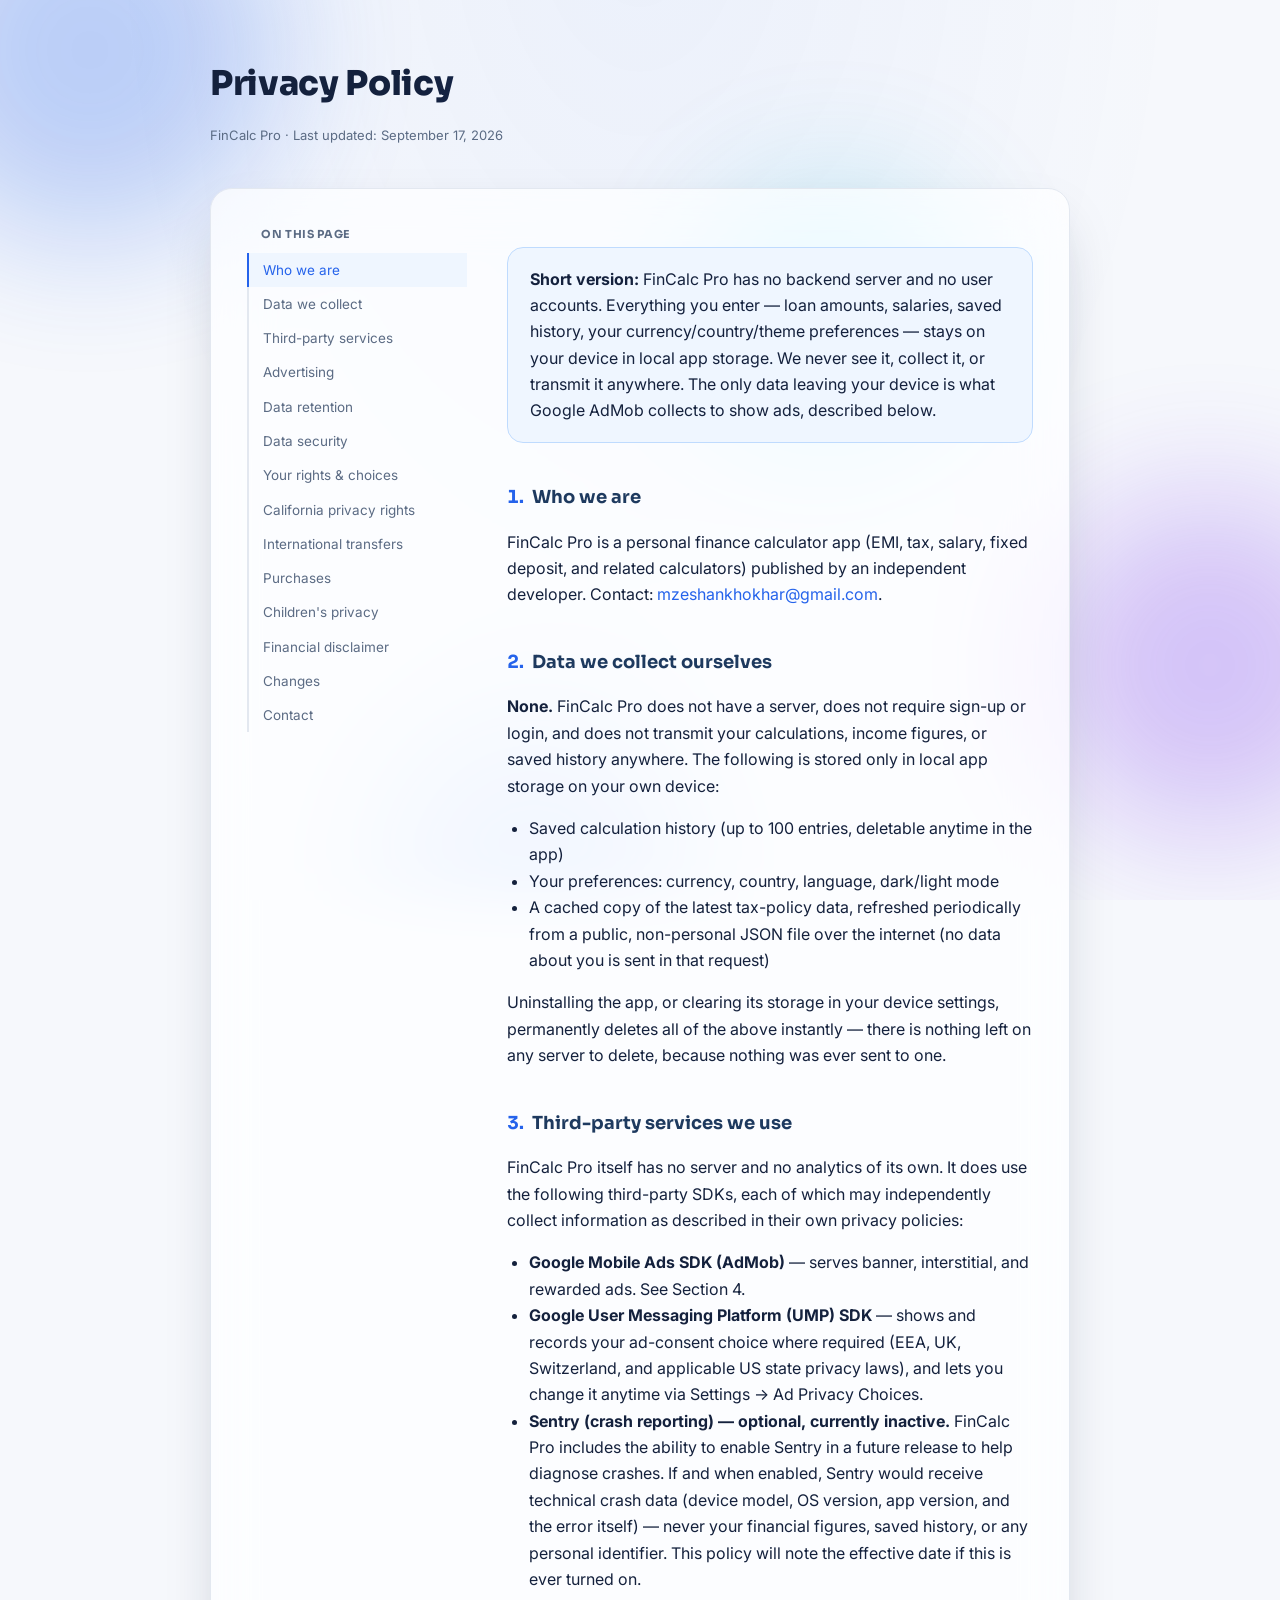
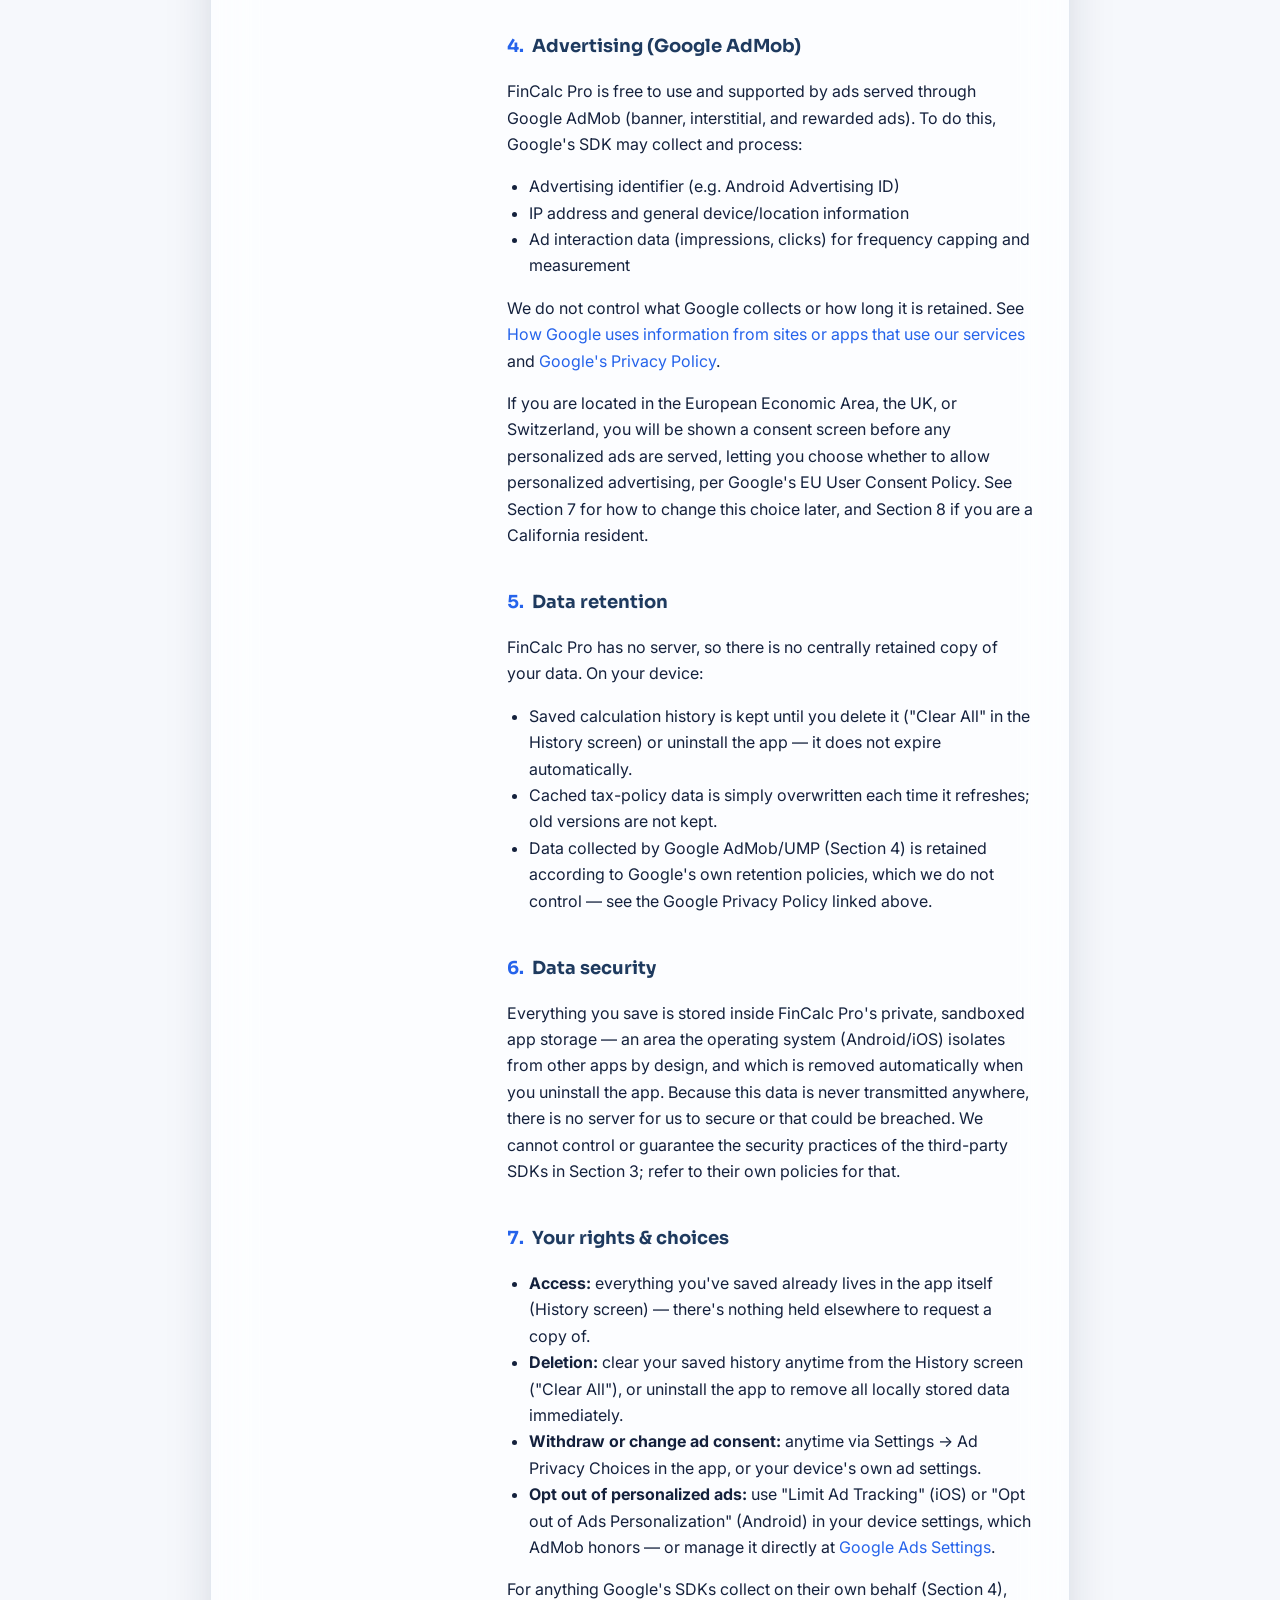
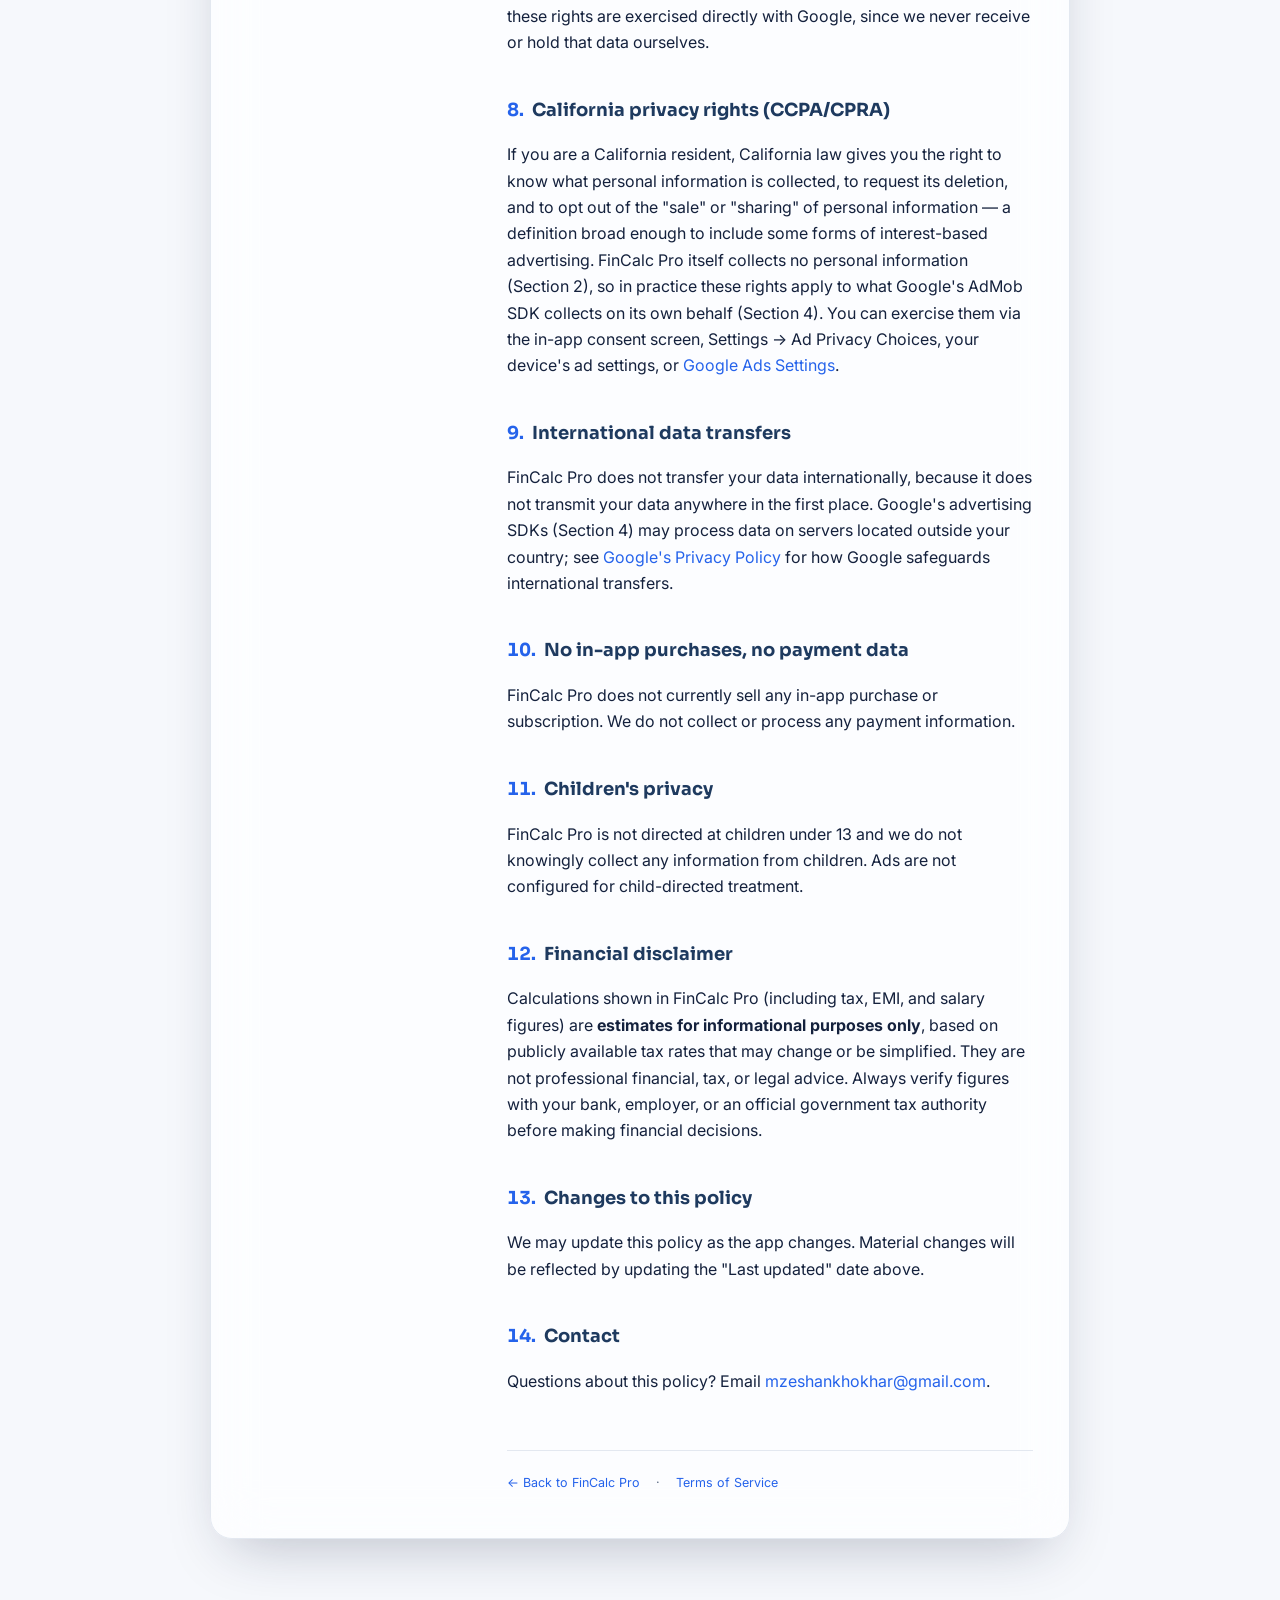
<file: fincalcpro/privacy-policy/index.html>
<!DOCTYPE html>
<html lang="en">
<head>
<meta charset="UTF-8">
<meta name="viewport" content="width=device-width, initial-scale=1.0">
<title>Privacy Policy — FinCalc Pro</title>
<meta name="description" content="FinCalc Pro's privacy policy — what data is collected, what isn't, and how AdMob advertising works in the app.">
<link rel="icon" href="data:image/svg+xml,<svg xmlns=%22http://www.w3.org/2000/svg%22 viewBox=%220 0 100 100%22><text y=%22.9em%22 font-size=%2290%22>🔒</text></svg>">
<link rel="preconnect" href="https://fonts.googleapis.com">
<link rel="preconnect" href="https://fonts.gstatic.com" crossorigin>
<link href="https://fonts.googleapis.com/css2?family=Inter:wght@400;500;600;700;800&family=Sora:wght@600;700;800&display=swap" rel="stylesheet">
<link rel="stylesheet" href="../../assets/site.css">
</head>
<body>
  <div class="page-bg"><span class="orb orb-a"></span><span class="orb orb-b"></span><span class="orb orb-c"></span><span class="orb orb-d"></span></div>
  <div class="progress-bar"></div>

  <div class="wrap">
    <div class="doc-header">
      <h1 class="gradient-text">Privacy Policy</h1>
      <p class="updated">FinCalc Pro · Last updated: September 17, 2026</p>
    </div>

    <div class="doc-panel"><div class="doc-layout">
      <nav class="toc reveal" aria-label="Table of contents">
        <div class="toc-label">On this page</div>
        <a href="#who-we-are">Who we are</a>
        <a href="#data-we-collect">Data we collect</a>
        <a href="#third-party-services">Third-party services</a>
        <a href="#advertising">Advertising</a>
        <a href="#data-retention">Data retention</a>
        <a href="#data-security">Data security</a>
        <a href="#your-rights">Your rights &amp; choices</a>
        <a href="#ccpa">California privacy rights</a>
        <a href="#international-transfers">International transfers</a>
        <a href="#no-purchases">Purchases</a>
        <a href="#childrens-privacy">Children's privacy</a>
        <a href="#disclaimer">Financial disclaimer</a>
        <a href="#changes">Changes</a>
        <a href="#contact">Contact</a>
      </nav>

      <div class="doc-body">
        <div class="notice reveal">
          <strong>Short version:</strong> FinCalc Pro has no backend server and no user accounts.
          Everything you enter — loan amounts, salaries, saved history, your currency/country/theme
          preferences — stays on your device in local app storage. We never see it, collect it, or
          transmit it anywhere. The only data leaving your device is what Google AdMob collects to
          show ads, described below.
        </div>

        <section id="who-we-are" class="reveal">
          <h2><span class="num">1.</span> Who we are</h2>
          <p>
            FinCalc Pro is a personal finance calculator app (EMI, tax, salary, fixed deposit, and
            related calculators) published by an independent developer. Contact:
            <a href="mailto:mzeshankhokhar@gmail.com">mzeshankhokhar@gmail.com</a>.
          </p>
        </section>

        <section id="data-we-collect" class="reveal">
          <h2><span class="num">2.</span> Data we collect ourselves</h2>
          <p><strong>None.</strong> FinCalc Pro does not have a server, does not require sign-up or
          login, and does not transmit your calculations, income figures, or saved history anywhere.
          The following is stored only in local app storage on your own device:</p>
          <ul>
            <li>Saved calculation history (up to 100 entries, deletable anytime in the app)</li>
            <li>Your preferences: currency, country, language, dark/light mode</li>
            <li>A cached copy of the latest tax-policy data, refreshed periodically from a public,
              non-personal JSON file over the internet (no data about you is sent in that request)</li>
          </ul>
          <p>Uninstalling the app, or clearing its storage in your device settings, permanently deletes
          all of the above instantly — there is nothing left on any server to delete, because nothing
          was ever sent to one.</p>
        </section>

        <section id="third-party-services" class="reveal">
          <h2><span class="num">3.</span> Third-party services we use</h2>
          <p>FinCalc Pro itself has no server and no analytics of its own. It does use the following
          third-party SDKs, each of which may independently collect information as described in their
          own privacy policies:</p>
          <ul>
            <li><strong>Google Mobile Ads SDK (AdMob)</strong> — serves banner, interstitial, and
              rewarded ads. See Section 4.</li>
            <li><strong>Google User Messaging Platform (UMP) SDK</strong> — shows and records your
              ad-consent choice where required (EEA, UK, Switzerland, and applicable US state privacy
              laws), and lets you change it anytime via Settings → Ad Privacy Choices.</li>
            <li><strong>Sentry (crash reporting) — optional, currently inactive.</strong> FinCalc Pro
              includes the ability to enable Sentry in a future release to help diagnose crashes. If
              and when enabled, Sentry would receive technical crash data (device model, OS version,
              app version, and the error itself) — never your financial figures, saved history, or any
              personal identifier. This policy will note the effective date if this is ever turned on.</li>
          </ul>
        </section>

        <section id="advertising" class="reveal">
          <h2><span class="num">4.</span> Advertising (Google AdMob)</h2>
          <p>
            FinCalc Pro is free to use and supported by ads served through Google AdMob (banner,
            interstitial, and rewarded ads). To do this, Google's SDK may collect and process:
          </p>
          <ul>
            <li>Advertising identifier (e.g. Android Advertising ID)</li>
            <li>IP address and general device/location information</li>
            <li>Ad interaction data (impressions, clicks) for frequency capping and measurement</li>
          </ul>
          <p>
            We do not control what Google collects or how long it is retained. See
            <a href="https://policies.google.com/technologies/partner-sites" target="_blank" rel="noopener">
            How Google uses information from sites or apps that use our services</a> and
            <a href="https://policies.google.com/privacy" target="_blank" rel="noopener">Google's Privacy
            Policy</a>.
          </p>
          <p>
            If you are located in the European Economic Area, the UK, or Switzerland, you will be shown
            a consent screen before any personalized ads are served, letting you choose whether to allow
            personalized advertising, per Google's EU User Consent Policy. See Section 7 for how to
            change this choice later, and Section 8 if you are a California resident.
          </p>
        </section>

        <section id="data-retention" class="reveal">
          <h2><span class="num">5.</span> Data retention</h2>
          <p>FinCalc Pro has no server, so there is no centrally retained copy of your data. On your
          device:</p>
          <ul>
            <li>Saved calculation history is kept until you delete it ("Clear All" in the History
              screen) or uninstall the app — it does not expire automatically.</li>
            <li>Cached tax-policy data is simply overwritten each time it refreshes; old versions are
              not kept.</li>
            <li>Data collected by Google AdMob/UMP (Section 4) is retained according to Google's own
              retention policies, which we do not control — see the Google Privacy Policy linked above.</li>
          </ul>
        </section>

        <section id="data-security" class="reveal">
          <h2><span class="num">6.</span> Data security</h2>
          <p>Everything you save is stored inside FinCalc Pro's private, sandboxed app storage — an
          area the operating system (Android/iOS) isolates from other apps by design, and which is
          removed automatically when you uninstall the app. Because this data is never transmitted
          anywhere, there is no server for us to secure or that could be breached. We cannot control or
          guarantee the security practices of the third-party SDKs in Section 3; refer to their own
          policies for that.</p>
        </section>

        <section id="your-rights" class="reveal">
          <h2><span class="num">7.</span> Your rights &amp; choices</h2>
          <ul>
            <li><strong>Access:</strong> everything you've saved already lives in the app itself
              (History screen) — there's nothing held elsewhere to request a copy of.</li>
            <li><strong>Deletion:</strong> clear your saved history anytime from the History screen
              ("Clear All"), or uninstall the app to remove all locally stored data immediately.</li>
            <li><strong>Withdraw or change ad consent:</strong> anytime via Settings → Ad Privacy
              Choices in the app, or your device's own ad settings.</li>
            <li><strong>Opt out of personalized ads:</strong> use "Limit Ad Tracking" (iOS) or "Opt out
              of Ads Personalization" (Android) in your device settings, which AdMob honors — or manage
              it directly at <a href="https://adssettings.google.com/" target="_blank" rel="noopener">Google
              Ads Settings</a>.</li>
          </ul>
          <p>For anything Google's SDKs collect on their own behalf (Section 4), these rights are
          exercised directly with Google, since we never receive or hold that data ourselves.</p>
        </section>

        <section id="ccpa" class="reveal">
          <h2><span class="num">8.</span> California privacy rights (CCPA/CPRA)</h2>
          <p>If you are a California resident, California law gives you the right to know what personal
          information is collected, to request its deletion, and to opt out of the "sale" or "sharing"
          of personal information — a definition broad enough to include some forms of interest-based
          advertising. FinCalc Pro itself collects no personal information (Section 2), so in practice
          these rights apply to what Google's AdMob SDK collects on its own behalf (Section 4). You can
          exercise them via the in-app consent screen, Settings → Ad Privacy Choices, your device's ad
          settings, or <a href="https://adssettings.google.com/" target="_blank" rel="noopener">Google
          Ads Settings</a>.</p>
        </section>

        <section id="international-transfers" class="reveal">
          <h2><span class="num">9.</span> International data transfers</h2>
          <p>FinCalc Pro does not transfer your data internationally, because it does not transmit your
          data anywhere in the first place. Google's advertising SDKs (Section 4) may process data on
          servers located outside your country; see
          <a href="https://policies.google.com/privacy" target="_blank" rel="noopener">Google's Privacy
          Policy</a> for how Google safeguards international transfers.</p>
        </section>

        <section id="no-purchases" class="reveal">
          <h2><span class="num">10.</span> No in-app purchases, no payment data</h2>
          <p>FinCalc Pro does not currently sell any in-app purchase or subscription. We do not collect
          or process any payment information.</p>
        </section>

        <section id="childrens-privacy" class="reveal">
          <h2><span class="num">11.</span> Children's privacy</h2>
          <p>
            FinCalc Pro is not directed at children under 13 and we do not knowingly collect any
            information from children. Ads are not configured for child-directed treatment.
          </p>
        </section>

        <section id="disclaimer" class="reveal">
          <h2><span class="num">12.</span> Financial disclaimer</h2>
          <p>
            Calculations shown in FinCalc Pro (including tax, EMI, and salary figures) are
            <strong>estimates for informational purposes only</strong>, based on publicly available tax
            rates that may change or be simplified. They are not professional financial, tax, or legal
            advice. Always verify figures with your bank, employer, or an official government tax
            authority before making financial decisions.
          </p>
        </section>

        <section id="changes" class="reveal">
          <h2><span class="num">13.</span> Changes to this policy</h2>
          <p>We may update this policy as the app changes. Material changes will be reflected by
          updating the "Last updated" date above.</p>
        </section>

        <section id="contact" class="reveal">
          <h2><span class="num">14.</span> Contact</h2>
          <p>Questions about this policy? Email
          <a href="mailto:mzeshankhokhar@gmail.com">mzeshankhokhar@gmail.com</a>.</p>
        </section>

        <footer class="site-footer">
          <a href="../">← Back to FinCalc Pro</a><span>·</span><a href="../terms-of-service/">Terms of Service</a>
        </footer>
      </div>
    </div></div>
  </div>

  <button class="to-top" aria-label="Back to top">↑</button>
  <script src="../../assets/site.js"></script>
</body>
</html>
</file>
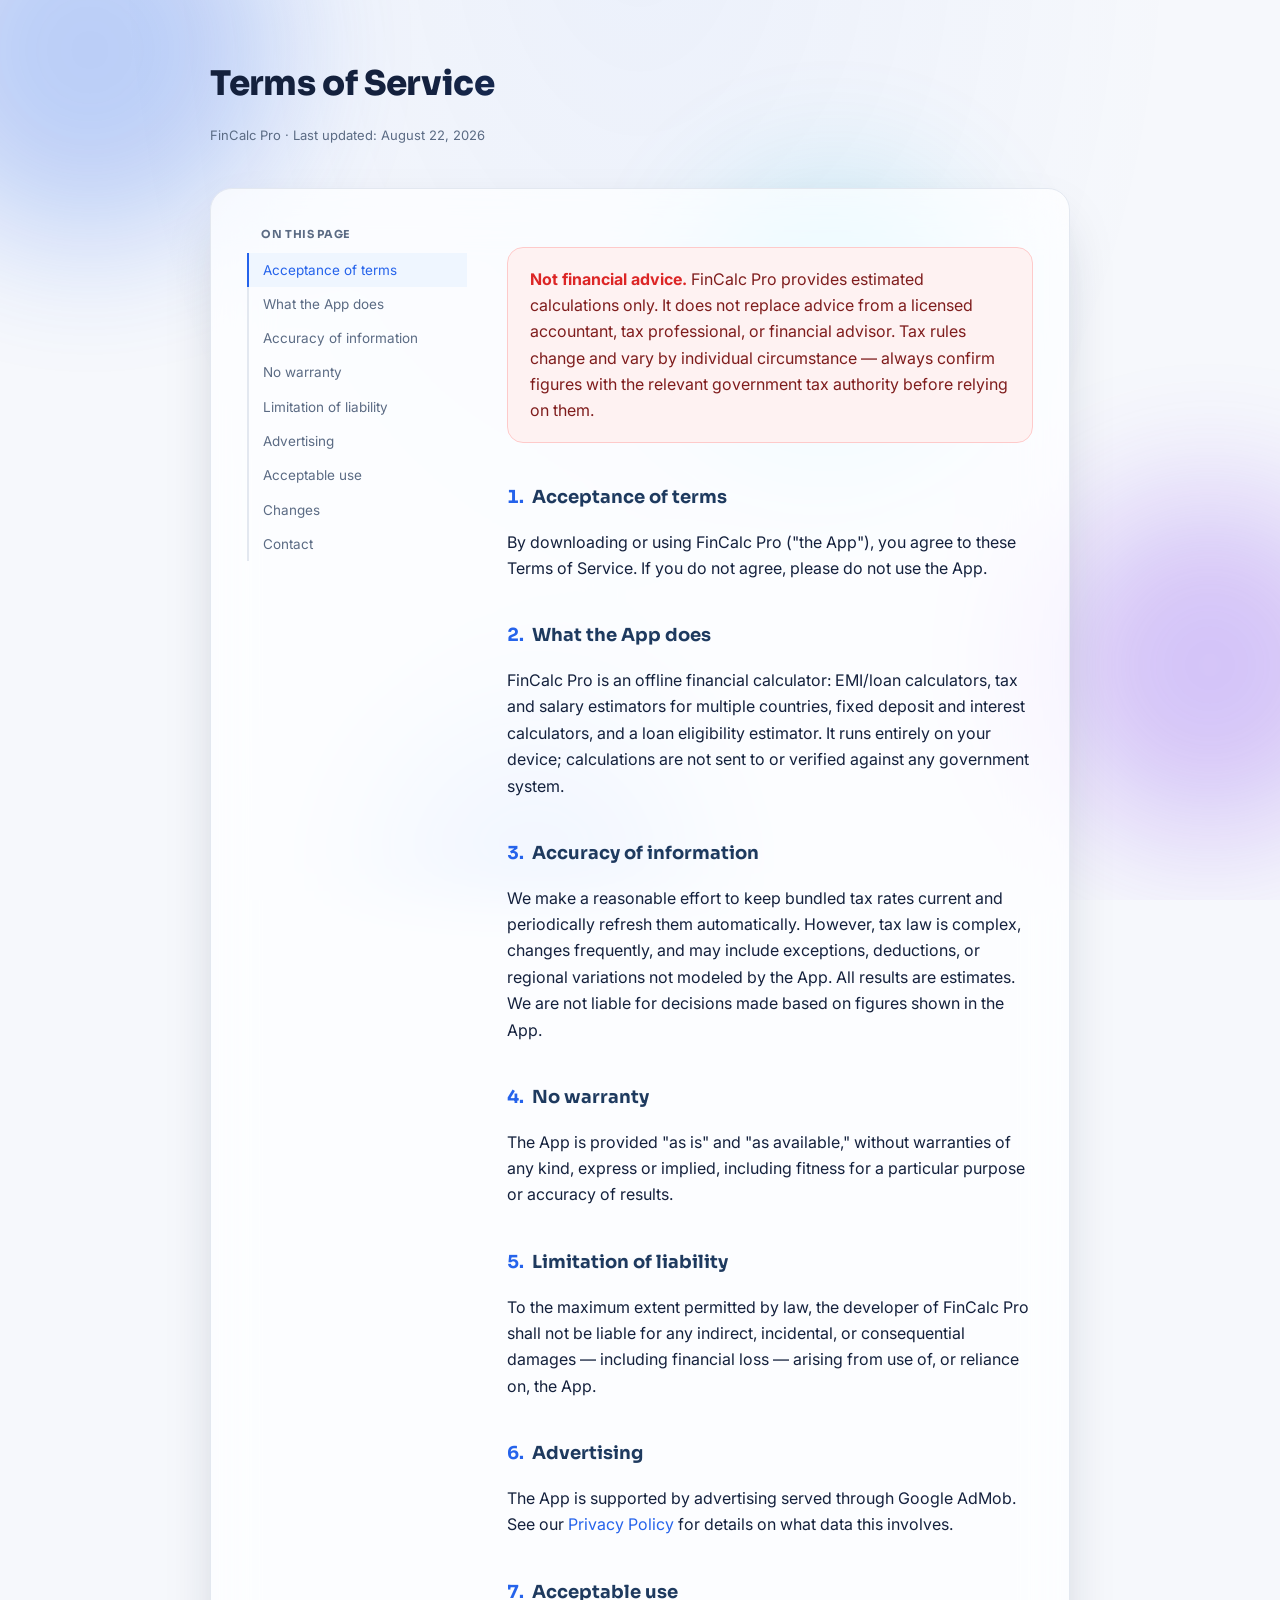
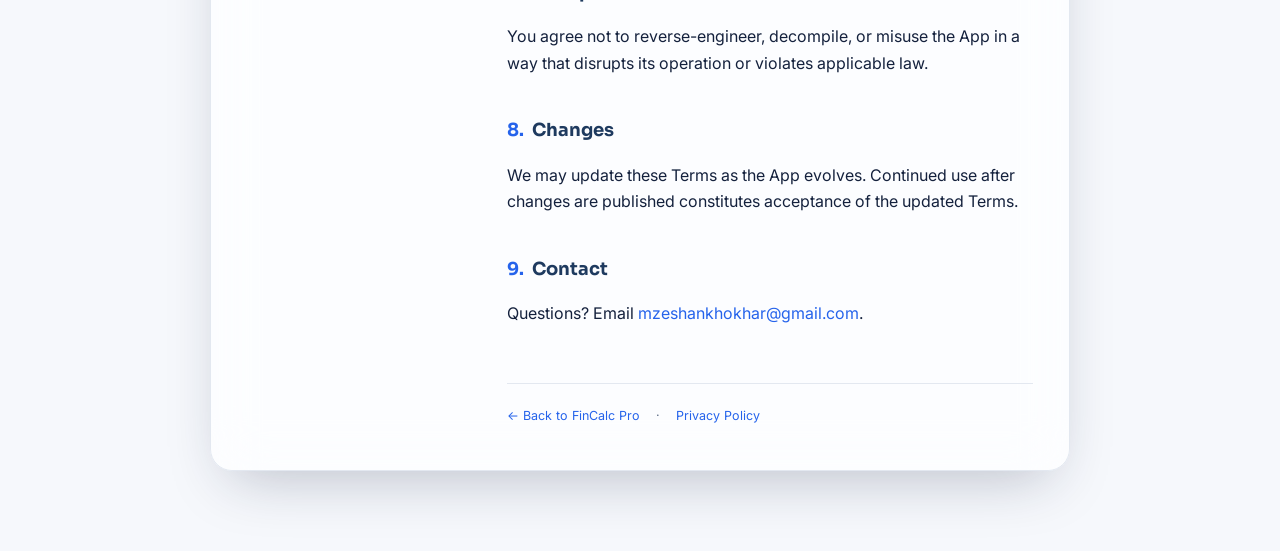
<file: fincalcpro/terms-of-service/index.html>
<!DOCTYPE html>
<html lang="en">
<head>
<meta charset="UTF-8">
<meta name="viewport" content="width=device-width, initial-scale=1.0">
<title>Terms of Service — FinCalc Pro</title>
<meta name="description" content="FinCalc Pro's terms of service.">
<link rel="icon" href="data:image/svg+xml,<svg xmlns=%22http://www.w3.org/2000/svg%22 viewBox=%220 0 100 100%22><text y=%22.9em%22 font-size=%2290%22>📄</text></svg>">
<link rel="preconnect" href="https://fonts.googleapis.com">
<link rel="preconnect" href="https://fonts.gstatic.com" crossorigin>
<link href="https://fonts.googleapis.com/css2?family=Inter:wght@400;500;600;700;800&family=Sora:wght@600;700;800&display=swap" rel="stylesheet">
<link rel="stylesheet" href="../../assets/site.css">
</head>
<body>
  <div class="page-bg"><span class="orb orb-a"></span><span class="orb orb-b"></span><span class="orb orb-c"></span><span class="orb orb-d"></span></div>
  <div class="progress-bar"></div>

  <div class="wrap">
    <div class="doc-header">
      <h1 class="gradient-text">Terms of Service</h1>
      <p class="updated">FinCalc Pro · Last updated: August 22, 2026</p>
    </div>

    <div class="doc-panel"><div class="doc-layout">
      <nav class="toc reveal" aria-label="Table of contents">
        <div class="toc-label">On this page</div>
        <a href="#acceptance">Acceptance of terms</a>
        <a href="#what-it-does">What the App does</a>
        <a href="#accuracy">Accuracy of information</a>
        <a href="#no-warranty">No warranty</a>
        <a href="#liability">Limitation of liability</a>
        <a href="#advertising">Advertising</a>
        <a href="#acceptable-use">Acceptable use</a>
        <a href="#changes">Changes</a>
        <a href="#contact">Contact</a>
      </nav>

      <div class="doc-body">
        <div class="notice danger reveal">
          <strong>Not financial advice.</strong> FinCalc Pro provides estimated calculations only.
          It does not replace advice from a licensed accountant, tax professional, or financial
          advisor. Tax rules change and vary by individual circumstance — always confirm figures
          with the relevant government tax authority before relying on them.
        </div>

        <section id="acceptance" class="reveal">
          <h2><span class="num">1.</span> Acceptance of terms</h2>
          <p>By downloading or using FinCalc Pro ("the App"), you agree to these Terms of Service. If
          you do not agree, please do not use the App.</p>
        </section>

        <section id="what-it-does" class="reveal">
          <h2><span class="num">2.</span> What the App does</h2>
          <p>FinCalc Pro is an offline financial calculator: EMI/loan calculators, tax and salary
          estimators for multiple countries, fixed deposit and interest calculators, and a loan
          eligibility estimator. It runs entirely on your device; calculations are not sent to or
          verified against any government system.</p>
        </section>

        <section id="accuracy" class="reveal">
          <h2><span class="num">3.</span> Accuracy of information</h2>
          <p>We make a reasonable effort to keep bundled tax rates current and periodically refresh
          them automatically. However, tax law is complex, changes frequently, and may include
          exceptions, deductions, or regional variations not modeled by the App. All results are
          estimates. We are not liable for decisions made based on figures shown in the App.</p>
        </section>

        <section id="no-warranty" class="reveal">
          <h2><span class="num">4.</span> No warranty</h2>
          <p>The App is provided "as is" and "as available," without warranties of any kind, express or
          implied, including fitness for a particular purpose or accuracy of results.</p>
        </section>

        <section id="liability" class="reveal">
          <h2><span class="num">5.</span> Limitation of liability</h2>
          <p>To the maximum extent permitted by law, the developer of FinCalc Pro shall not be liable
          for any indirect, incidental, or consequential damages — including financial loss — arising
          from use of, or reliance on, the App.</p>
        </section>

        <section id="advertising" class="reveal">
          <h2><span class="num">6.</span> Advertising</h2>
          <p>The App is supported by advertising served through Google AdMob. See our
          <a href="../privacy-policy/">Privacy Policy</a> for details on what data this involves.</p>
        </section>

        <section id="acceptable-use" class="reveal">
          <h2><span class="num">7.</span> Acceptable use</h2>
          <p>You agree not to reverse-engineer, decompile, or misuse the App in a way that disrupts its
          operation or violates applicable law.</p>
        </section>

        <section id="changes" class="reveal">
          <h2><span class="num">8.</span> Changes</h2>
          <p>We may update these Terms as the App evolves. Continued use after changes are published
          constitutes acceptance of the updated Terms.</p>
        </section>

        <section id="contact" class="reveal">
          <h2><span class="num">9.</span> Contact</h2>
          <p>Questions? Email <a href="mailto:mzeshankhokhar@gmail.com">mzeshankhokhar@gmail.com</a>.</p>
        </section>

        <footer class="site-footer">
          <a href="../">← Back to FinCalc Pro</a><span>·</span><a href="../privacy-policy/">Privacy Policy</a>
        </footer>
      </div>
    </div></div>
  </div>

  <button class="to-top" aria-label="Back to top">↑</button>
  <script src="../../assets/site.js"></script>
</body>
</html>
</file>
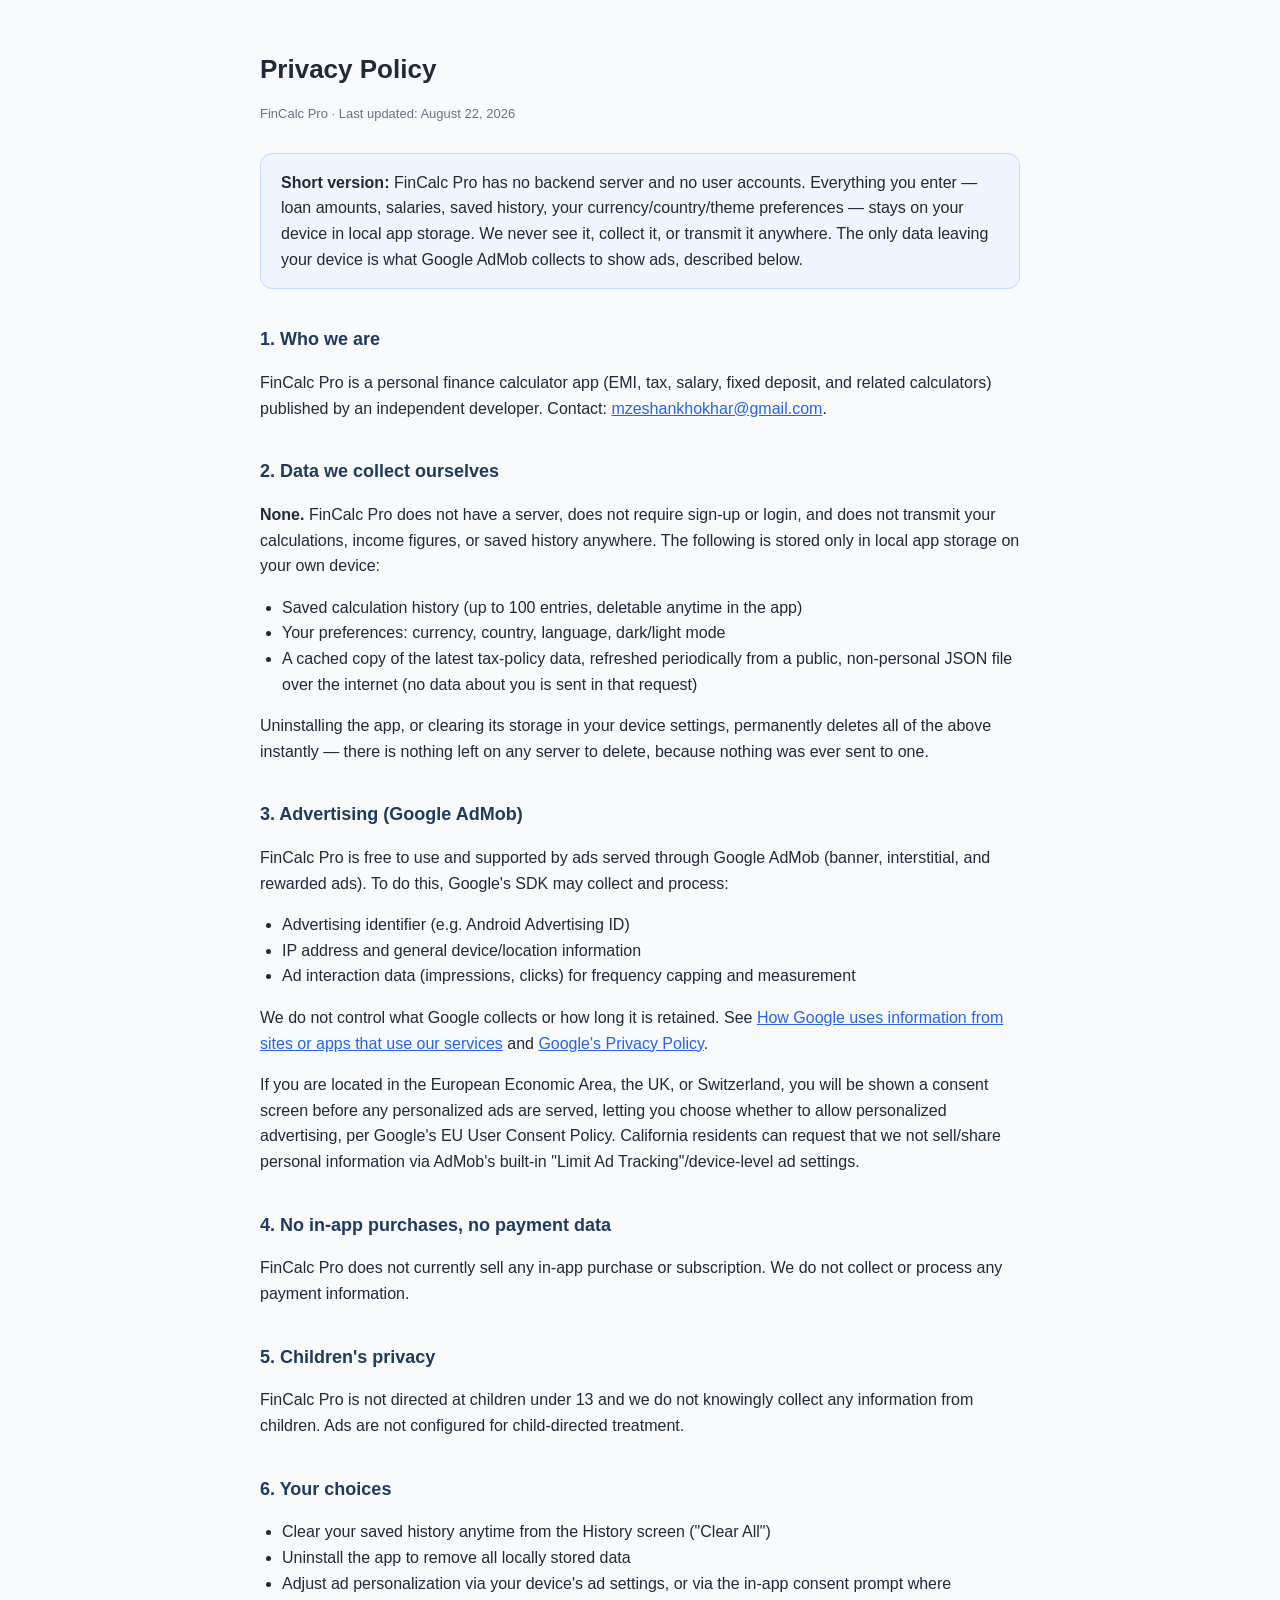
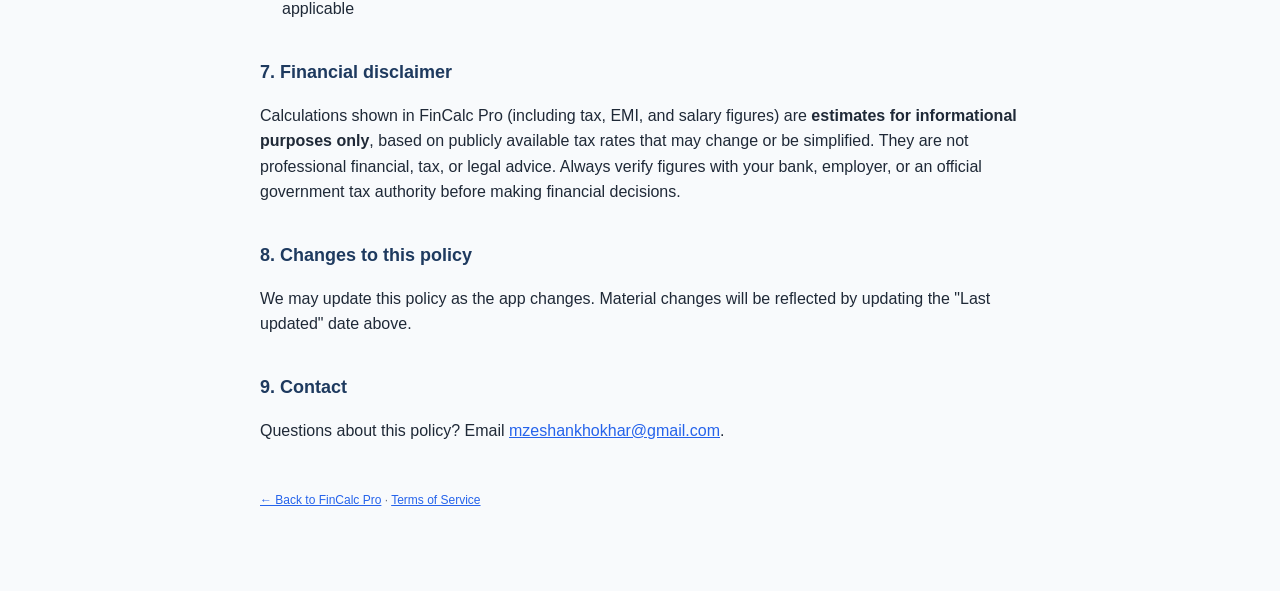
<file: fincalcpro/privacy-policy.html>
<!DOCTYPE html>
<html lang="en">
<head>
<meta charset="UTF-8">
<meta name="viewport" content="width=device-width, initial-scale=1.0">
<title>Privacy Policy — FinCalc Pro</title>
<style>
  :root { color-scheme: light dark; }
  body { font-family: -apple-system, Segoe UI, Roboto, Arial, sans-serif; max-width: 760px; margin: 0 auto; padding: 32px 20px 80px; line-height: 1.6; color: #1F2937; background: #F8FAFC; }
  @media (prefers-color-scheme: dark) { body { color: #F1F5F9; background: #0F172A; } a { color: #93C5FD; } .card { background: #1E293B !important; border-color: #334155 !important; } }
  h1 { font-size: 26px; margin-bottom: 4px; }
  h2 { font-size: 18px; margin-top: 36px; color: #1E3A5F; }
  .dark h2 { color: #93C5FD; }
  .updated { color: #6B7280; font-size: 13px; margin-bottom: 28px; }
  .card { background: #EFF6FF; border: 1px solid #BFDBFE; border-radius: 12px; padding: 16px 20px; margin: 20px 0; }
  a { color: #2563EB; }
  ul { padding-left: 22px; }
  footer { margin-top: 48px; font-size: 12px; color: #6B7280; }
</style>
</head>
<body>
  <h1>Privacy Policy</h1>
  <p class="updated">FinCalc Pro · Last updated: August 22, 2026</p>

  <div class="card">
    <strong>Short version:</strong> FinCalc Pro has no backend server and no user accounts.
    Everything you enter — loan amounts, salaries, saved history, your currency/country/theme
    preferences — stays on your device in local app storage. We never see it, collect it, or
    transmit it anywhere. The only data leaving your device is what Google AdMob collects to
    show ads, described below.
  </div>

  <h2>1. Who we are</h2>
  <p>
    FinCalc Pro is a personal finance calculator app (EMI, tax, salary, fixed deposit, and
    related calculators) published by an independent developer. Contact:
    <a href="mailto:mzeshankhokhar@gmail.com">mzeshankhokhar@gmail.com</a>.
  </p>

  <h2>2. Data we collect ourselves</h2>
  <p><strong>None.</strong> FinCalc Pro does not have a server, does not require sign-up or
  login, and does not transmit your calculations, income figures, or saved history anywhere.
  The following is stored only in local app storage on your own device:</p>
  <ul>
    <li>Saved calculation history (up to 100 entries, deletable anytime in the app)</li>
    <li>Your preferences: currency, country, language, dark/light mode</li>
    <li>A cached copy of the latest tax-policy data, refreshed periodically from a public,
      non-personal JSON file over the internet (no data about you is sent in that request)</li>
  </ul>
  <p>Uninstalling the app, or clearing its storage in your device settings, permanently deletes
  all of the above instantly — there is nothing left on any server to delete, because nothing
  was ever sent to one.</p>

  <h2>3. Advertising (Google AdMob)</h2>
  <p>
    FinCalc Pro is free to use and supported by ads served through Google AdMob (banner,
    interstitial, and rewarded ads). To do this, Google's SDK may collect and process:
  </p>
  <ul>
    <li>Advertising identifier (e.g. Android Advertising ID)</li>
    <li>IP address and general device/location information</li>
    <li>Ad interaction data (impressions, clicks) for frequency capping and measurement</li>
  </ul>
  <p>
    We do not control what Google collects or how long it is retained. See
    <a href="https://policies.google.com/technologies/partner-sites" target="_blank" rel="noopener">
    How Google uses information from sites or apps that use our services</a> and
    <a href="https://policies.google.com/privacy" target="_blank" rel="noopener">Google's Privacy
    Policy</a>.
  </p>
  <p>
    If you are located in the European Economic Area, the UK, or Switzerland, you will be shown
    a consent screen before any personalized ads are served, letting you choose whether to allow
    personalized advertising, per Google's EU User Consent Policy. California residents can
    request that we not sell/share personal information via AdMob's built-in
    "Limit Ad Tracking"/device-level ad settings.
  </p>

  <h2>4. No in-app purchases, no payment data</h2>
  <p>FinCalc Pro does not currently sell any in-app purchase or subscription. We do not collect
  or process any payment information.</p>

  <h2>5. Children's privacy</h2>
  <p>
    FinCalc Pro is not directed at children under 13 and we do not knowingly collect any
    information from children. Ads are not configured for child-directed treatment.
  </p>

  <h2>6. Your choices</h2>
  <ul>
    <li>Clear your saved history anytime from the History screen ("Clear All")</li>
    <li>Uninstall the app to remove all locally stored data</li>
    <li>Adjust ad personalization via your device's ad settings, or via the in-app consent
      prompt where applicable</li>
  </ul>

  <h2>7. Financial disclaimer</h2>
  <p>
    Calculations shown in FinCalc Pro (including tax, EMI, and salary figures) are
    <strong>estimates for informational purposes only</strong>, based on publicly available tax
    rates that may change or be simplified. They are not professional financial, tax, or legal
    advice. Always verify figures with your bank, employer, or an official government tax
    authority before making financial decisions.
  </p>

  <h2>8. Changes to this policy</h2>
  <p>We may update this policy as the app changes. Material changes will be reflected by
  updating the "Last updated" date above.</p>

  <h2>9. Contact</h2>
  <p>Questions about this policy? Email
  <a href="mailto:mzeshankhokhar@gmail.com">mzeshankhokhar@gmail.com</a>.</p>

  <footer>
    <a href="./index.html">← Back to FinCalc Pro</a> · <a href="./terms-of-service.html">Terms of Service</a>
  </footer>
</body>
</html>
</file>
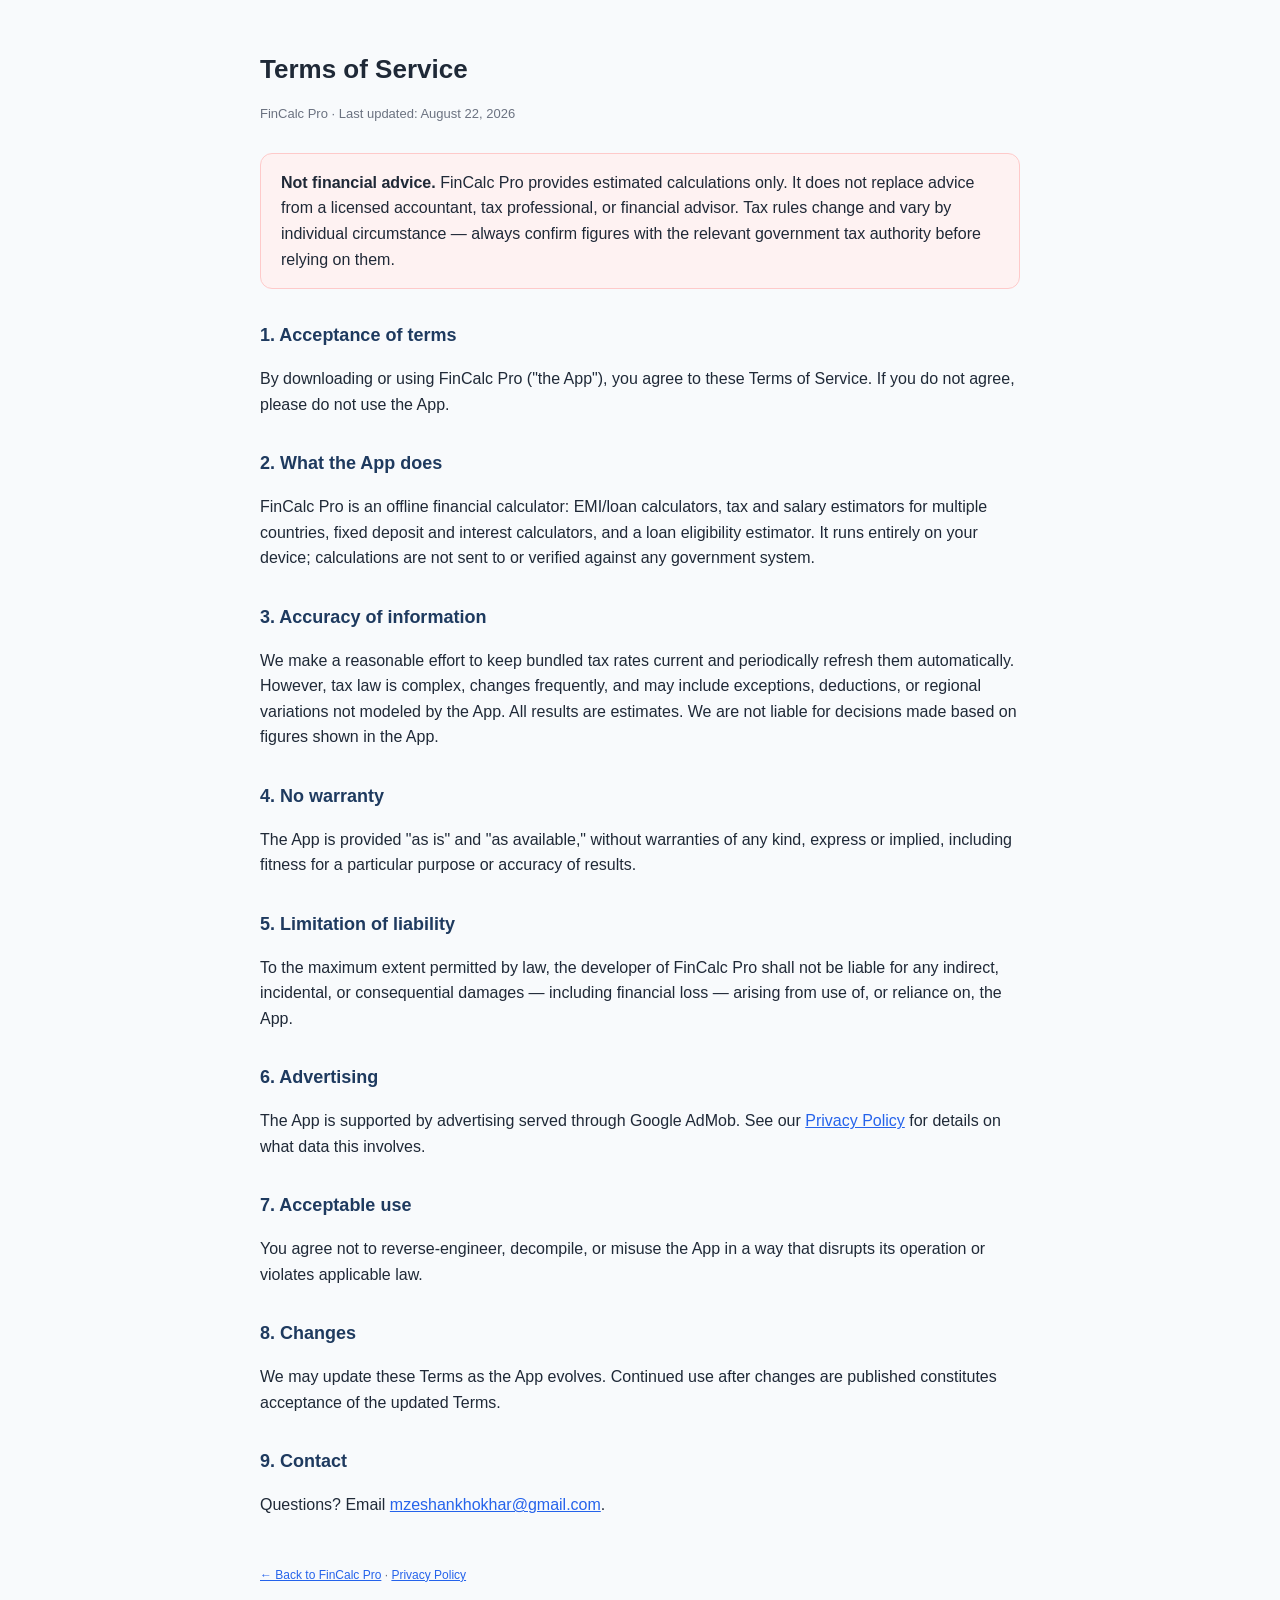
<file: fincalcpro/terms-of-service.html>
<!DOCTYPE html>
<html lang="en">
<head>
<meta charset="UTF-8">
<meta name="viewport" content="width=device-width, initial-scale=1.0">
<title>Terms of Service — FinCalc Pro</title>
<style>
  :root { color-scheme: light dark; }
  body { font-family: -apple-system, Segoe UI, Roboto, Arial, sans-serif; max-width: 760px; margin: 0 auto; padding: 32px 20px 80px; line-height: 1.6; color: #1F2937; background: #F8FAFC; }
  @media (prefers-color-scheme: dark) { body { color: #F1F5F9; background: #0F172A; } a { color: #93C5FD; } .card { background: #451A1A !important; border-color: #7F1D1D !important; } }
  h1 { font-size: 26px; margin-bottom: 4px; }
  h2 { font-size: 18px; margin-top: 32px; color: #1E3A5F; }
  .dark h2 { color: #93C5FD; }
  .updated { color: #6B7280; font-size: 13px; margin-bottom: 28px; }
  .card { background: #FEF2F2; border: 1px solid #FECACA; border-radius: 12px; padding: 16px 20px; margin: 20px 0; }
  a { color: #2563EB; }
  footer { margin-top: 48px; font-size: 12px; color: #6B7280; }
</style>
</head>
<body>
  <h1>Terms of Service</h1>
  <p class="updated">FinCalc Pro · Last updated: August 22, 2026</p>

  <div class="card">
    <strong>Not financial advice.</strong> FinCalc Pro provides estimated calculations only.
    It does not replace advice from a licensed accountant, tax professional, or financial
    advisor. Tax rules change and vary by individual circumstance — always confirm figures
    with the relevant government tax authority before relying on them.
  </div>

  <h2>1. Acceptance of terms</h2>
  <p>By downloading or using FinCalc Pro ("the App"), you agree to these Terms of Service. If
  you do not agree, please do not use the App.</p>

  <h2>2. What the App does</h2>
  <p>FinCalc Pro is an offline financial calculator: EMI/loan calculators, tax and salary
  estimators for multiple countries, fixed deposit and interest calculators, and a loan
  eligibility estimator. It runs entirely on your device; calculations are not sent to or
  verified against any government system.</p>

  <h2>3. Accuracy of information</h2>
  <p>We make a reasonable effort to keep bundled tax rates current and periodically refresh
  them automatically. However, tax law is complex, changes frequently, and may include
  exceptions, deductions, or regional variations not modeled by the App. All results are
  estimates. We are not liable for decisions made based on figures shown in the App.</p>

  <h2>4. No warranty</h2>
  <p>The App is provided "as is" and "as available," without warranties of any kind, express or
  implied, including fitness for a particular purpose or accuracy of results.</p>

  <h2>5. Limitation of liability</h2>
  <p>To the maximum extent permitted by law, the developer of FinCalc Pro shall not be liable
  for any indirect, incidental, or consequential damages — including financial loss — arising
  from use of, or reliance on, the App.</p>

  <h2>6. Advertising</h2>
  <p>The App is supported by advertising served through Google AdMob. See our
  <a href="./privacy-policy.html">Privacy Policy</a> for details on what data this involves.</p>

  <h2>7. Acceptable use</h2>
  <p>You agree not to reverse-engineer, decompile, or misuse the App in a way that disrupts its
  operation or violates applicable law.</p>

  <h2>8. Changes</h2>
  <p>We may update these Terms as the App evolves. Continued use after changes are published
  constitutes acceptance of the updated Terms.</p>

  <h2>9. Contact</h2>
  <p>Questions? Email <a href="mailto:mzeshankhokhar@gmail.com">mzeshankhokhar@gmail.com</a>.</p>

  <footer>
    <a href="./index.html">← Back to FinCalc Pro</a> · <a href="./privacy-policy.html">Privacy Policy</a>
  </footer>
</body>
</html>
</file>
<file: assets/site.css>
/* Privacy Pages — shared design system */

:root {
  color-scheme: light dark;
  --bg: #F6F8FC;
  --bg-soft: #EEF2F8;
  --surface: #FFFFFF;
  --text: #14213D;
  --text-dim: #5B6B84;
  --border: #E3E8F0;
  --primary: #2563EB;
  --primary-dark: #1E3A5F;
  --primary-soft: #EFF6FF;
  --primary-soft-border: #BFDBFE;
  --danger-soft: #FEF2F2;
  --danger-soft-border: #FECACA;
  --danger-text: #7F1D1D;
  --danger-accent: #DC2626;
  --shadow-sm: 0 1px 2px rgba(20, 33, 61, 0.06);
  --shadow-md: 0 12px 32px -12px rgba(20, 33, 61, 0.18);
  --shadow-lg: 0 24px 60px -20px rgba(20, 33, 61, 0.28);
  --radius-sm: 10px;
  --radius-md: 16px;
  --radius-lg: 22px;
  --ease: cubic-bezier(0.16, 1, 0.3, 1);
  --surface-glass: rgba(255, 255, 255, 0.72);
}

@media (prefers-color-scheme: dark) {
  :root {
    --bg: #0A0F1C;
    --bg-soft: #0E1526;
    --surface: #121A2E;
    --text: #E7ECF7;
    --text-dim: #94A3B8;
    --border: #23304A;
    --primary: #6EA8FF;
    --primary-dark: #9DC2FF;
    --primary-soft: #152238;
    --primary-soft-border: #24365A;
    --danger-soft: #2A1416;
    --danger-soft-border: #4C2026;
    --danger-text: #FCA5A5;
    --danger-accent: #F87171;
    --shadow-sm: 0 1px 2px rgba(0, 0, 0, 0.4);
    --shadow-md: 0 12px 32px -12px rgba(0, 0, 0, 0.55);
    --shadow-lg: 0 24px 60px -20px rgba(0, 0, 0, 0.65);
    --surface-glass: rgba(18, 26, 46, 0.66);
  }
}

* { box-sizing: border-box; }

html { scroll-behavior: smooth; overflow-x: hidden; }

body {
  margin: 0;
  font-family: 'Inter', -apple-system, BlinkMacSystemFont, "Segoe UI", Roboto, Helvetica, Arial, sans-serif;
  color: var(--text);
  background: var(--bg);
  line-height: 1.65;
  -webkit-font-smoothing: antialiased;
  position: relative;
}

h1, h2, h3, .app-name, .badge, .toc-label {
  font-family: 'Sora', 'Inter', -apple-system, BlinkMacSystemFont, "Segoe UI", Roboto, sans-serif;
}

a { color: var(--primary); text-decoration: none; }
a:hover { text-decoration: underline; }

/* ---------- Fixed page background (persists across scroll, every page) ---------- */
.page-bg {
  position: fixed;
  inset: 0;
  z-index: -1;
  overflow: hidden;
  pointer-events: none;
}
.page-bg::after {
  content: '';
  position: absolute;
  inset: 0;
  background: radial-gradient(ellipse at 50% -10%, rgba(37, 99, 235, 0.05), transparent 60%);
}

/* ---------- Gradient heading text ---------- */
.gradient-text {
  background: linear-gradient(100deg, var(--text) 10%, var(--primary) 45%, #7C3AED 65%, var(--text) 90%);
  background-size: 250% auto;
  -webkit-background-clip: text;
  background-clip: text;
  color: transparent;
  animation: gradientShift 8s ease-in-out infinite;
}
@keyframes gradientShift {
  0%, 100% { background-position: 0% center; }
  50% { background-position: 100% center; }
}
@media (prefers-reduced-motion: reduce) {
  .gradient-text { animation: none; background-position: 30% center; }
}

/* ---------- Reading progress bar ---------- */
.progress-bar {
  position: fixed;
  top: 0; left: 0;
  height: 3px;
  width: 0%;
  background: linear-gradient(90deg, var(--primary), #7C3AED);
  z-index: 60;
  transition: width 0.1s linear;
}

/* ---------- Reveal-on-scroll ---------- */
.reveal {
  opacity: 0;
  transform: translateY(18px);
  transition: opacity 0.6s var(--ease), transform 0.6s var(--ease);
}
.reveal.is-visible { opacity: 1; transform: translateY(0); }

@media (prefers-reduced-motion: reduce) {
  html { scroll-behavior: auto; }
  .reveal { opacity: 1; transform: none; transition: none; }
  * { animation: none !important; }
}

/* ---------- Hero (landing pages) ---------- */
.hero {
  padding: 72px 20px 56px;
  text-align: center;
}

/* Ambient orbs, fixed to the viewport so they persist as the page scrolls */
.orb {
  position: absolute;
  border-radius: 50%;
  filter: blur(70px);
  opacity: 0.28;
  animation: float 18s ease-in-out infinite;
}
@media (prefers-reduced-motion: reduce) { .orb { animation: none; } }
.orb-a { width: 380px; height: 380px; background: #2563EB; top: -140px; left: -100px; }
.orb-b { width: 340px; height: 340px; background: #7C3AED; top: 55vh; right: -100px; animation-delay: -6s; }
.orb-c { width: 260px; height: 260px; background: #06B6D4; top: 20vh; left: 55vw; animation-delay: -11s; opacity: 0.18; }
.orb-d { width: 300px; height: 300px; background: #2563EB; bottom: -120px; left: 30vw; animation-delay: -14s; opacity: 0.16; }
@keyframes float {
  0%, 100% { transform: translate(0, 0) scale(1); }
  33% { transform: translate(24px, -28px) scale(1.08); }
  66% { transform: translate(-18px, 20px) scale(0.94); }
}

.badge {
  display: inline-flex;
  align-items: center;
  gap: 6px;
  font-size: 12px;
  font-weight: 700;
  letter-spacing: 0.04em;
  text-transform: uppercase;
  color: var(--primary);
  background: var(--primary-soft);
  border: 1px solid var(--primary-soft-border);
  padding: 6px 14px;
  border-radius: 999px;
  margin-bottom: 20px;
  animation: fadeInUp 0.7s var(--ease) both;
}

.hero h1 {
  font-size: clamp(30px, 5vw, 46px);
  font-weight: 800;
  letter-spacing: -0.02em;
  margin: 0 0 12px;
  animation: fadeInUp 0.7s var(--ease) both;
  animation-delay: 0.06s;
}
.hero .lede {
  color: var(--text-dim);
  font-size: 17px;
  max-width: 560px;
  margin: 0 auto;
  animation: fadeInUp 0.7s var(--ease) both;
  animation-delay: 0.12s;
}

@keyframes fadeInUp {
  from { opacity: 0; transform: translateY(16px); }
  to { opacity: 1; transform: translateY(0); }
}
@media (prefers-reduced-motion: reduce) {
  .badge, .hero h1, .hero .lede { animation: none; }
}

/* ---------- Page shell ---------- */
.wrap { max-width: 900px; margin: 0 auto; padding: 0 20px 80px; }
.wrap-narrow { max-width: 720px; }

/* ---------- Cards / grid ---------- */
.grid { display: grid; gap: 16px; }
.card {
  background: var(--surface-glass);
  backdrop-filter: blur(20px) saturate(160%);
  -webkit-backdrop-filter: blur(20px) saturate(160%);
  border: 1px solid var(--border);
  border-radius: var(--radius-md);
  padding: 22px;
  box-shadow: var(--shadow-sm);
  transition: transform 0.35s var(--ease), box-shadow 0.35s var(--ease), border-color 0.35s var(--ease);
}
.card.hoverable:hover {
  transform: translateY(-4px);
  box-shadow: var(--shadow-md);
  border-color: var(--primary-soft-border);
}

.app-card {
  display: flex;
  align-items: center;
  justify-content: space-between;
  gap: 16px;
  flex-wrap: wrap;
}
.app-card .app-id { display: flex; align-items: center; gap: 12px; }
.app-icon {
  width: 44px; height: 44px;
  border-radius: 12px;
  display: flex; align-items: center; justify-content: center;
  font-size: 22px;
  background: var(--primary-soft);
  border: 1px solid var(--primary-soft-border);
}
.app-name { font-weight: 700; font-size: 16px; }
.app-sub { font-size: 13px; color: var(--text-dim); }

/* ---------- Buttons ---------- */
.btn {
  display: inline-flex;
  align-items: center;
  justify-content: center;
  gap: 8px;
  background: var(--primary);
  color: #fff;
  text-decoration: none;
  padding: 12px 20px;
  border-radius: var(--radius-sm);
  font-weight: 600;
  font-size: 14px;
  border: none;
  cursor: pointer;
  box-shadow: var(--shadow-sm);
  transition: transform 0.25s var(--ease), box-shadow 0.25s var(--ease), opacity 0.25s var(--ease);
}
.btn:hover { transform: translateY(-2px); box-shadow: var(--shadow-md); text-decoration: none; opacity: 0.96; }
.btn:active { transform: translateY(0); }
.btn-block { display: flex; width: 100%; }
.btn-secondary {
  background: var(--surface);
  color: var(--text);
  border: 1px solid var(--border);
}

.links-col { display: flex; flex-direction: column; gap: 12px; margin-top: 28px; }

/* ---------- Notice card (privacy short-version / TOS warning) ---------- */
.notice {
  background: var(--primary-soft);
  border: 1px solid var(--primary-soft-border);
  border-radius: var(--radius-md);
  padding: 18px 22px;
  margin: 22px 0 8px;
  position: relative;
}
.notice.danger {
  background: var(--danger-soft);
  border-color: var(--danger-soft-border);
  color: var(--danger-text);
}
.notice.danger strong { color: var(--danger-accent); }

/* ---------- Legal document layout ---------- */
.doc-header {
  padding: 56px 0 28px;
  animation: fadeInUp 0.6s var(--ease) both;
}
.doc-header h1 { font-size: 34px; font-weight: 800; letter-spacing: -0.01em; margin: 0 0 8px; }
.doc-header .updated { color: var(--text-dim); font-size: 13px; }
@media (prefers-reduced-motion: reduce) { .doc-header { animation: none; } }

.doc-panel {
  background: var(--surface-glass);
  backdrop-filter: blur(28px) saturate(160%);
  -webkit-backdrop-filter: blur(28px) saturate(160%);
  border: 1px solid var(--border);
  border-radius: var(--radius-lg);
  box-shadow: var(--shadow-lg);
  padding: 36px 36px 44px;
  animation: fadeInUp 0.7s var(--ease) both;
  animation-delay: 0.1s;
}
@media (prefers-reduced-motion: reduce) { .doc-panel { animation: none; } }
@media (max-width: 640px) { .doc-panel { padding: 24px 18px 32px; } }

.doc-layout { display: grid; grid-template-columns: 220px 1fr; gap: 40px; align-items: start; }
@media (max-width: 760px) { .doc-layout { grid-template-columns: 1fr; } }

.toc {
  position: sticky;
  top: 24px;
}
.toc-label { font-size: 11px; font-weight: 700; letter-spacing: 0.06em; text-transform: uppercase; color: var(--text-dim); margin-bottom: 10px; padding-left: 14px; }
.toc a {
  display: block;
  font-size: 13.5px;
  color: var(--text-dim);
  padding: 6px 0 6px 14px;
  border-left: 2px solid var(--border);
  transition: color 0.2s, border-color 0.2s, background-color 0.2s;
}
.toc a:hover, .toc a.active { color: var(--primary); text-decoration: none; border-left-color: var(--primary); background: var(--primary-soft); }

@media (max-width: 760px) {
  .toc {
    position: static;
    display: flex;
    overflow-x: auto;
    gap: 6px;
    border-left: none;
    padding: 0 0 14px;
    margin-bottom: 8px;
    border-bottom: 1px solid var(--border);
  }
  .toc-label { display: none; }
  .toc a {
    flex: none;
    white-space: nowrap;
    border: 1px solid var(--border);
    border-radius: 999px;
    padding: 6px 14px;
    margin-left: 0;
  }
  .toc a:hover, .toc a.active { background: var(--primary-soft); border-color: var(--primary-soft-border); }
}

.doc-body section { scroll-margin-top: 20px; }
.doc-body h2 {
  font-size: 18px;
  margin-top: 40px;
  color: var(--primary-dark);
  display: flex;
  align-items: baseline;
  gap: 8px;
}
.doc-body h2 .num { color: var(--primary); font-variant-numeric: tabular-nums; }
.doc-body ul { padding-left: 22px; }
.doc-body p { color: var(--text); }

/* ---------- Back to top ---------- */
.to-top {
  position: fixed;
  right: 20px;
  bottom: 20px;
  width: 44px; height: 44px;
  border-radius: 50%;
  background: var(--surface);
  border: 1px solid var(--border);
  color: var(--text);
  box-shadow: var(--shadow-md);
  display: flex; align-items: center; justify-content: center;
  font-size: 18px;
  cursor: pointer;
  opacity: 0;
  pointer-events: none;
  transform: translateY(8px);
  transition: opacity 0.3s var(--ease), transform 0.3s var(--ease);
  z-index: 50;
}
.to-top.visible { opacity: 1; pointer-events: auto; transform: translateY(0); }
.to-top:hover { border-color: var(--primary-soft-border); color: var(--primary); }

/* ---------- Footer ---------- */
.site-footer {
  margin-top: 56px;
  padding-top: 22px;
  border-top: 1px solid var(--border);
  font-size: 12.5px;
  color: var(--text-dim);
  display: flex;
  flex-wrap: wrap;
  gap: 6px 16px;
  align-items: center;
}
</file>
